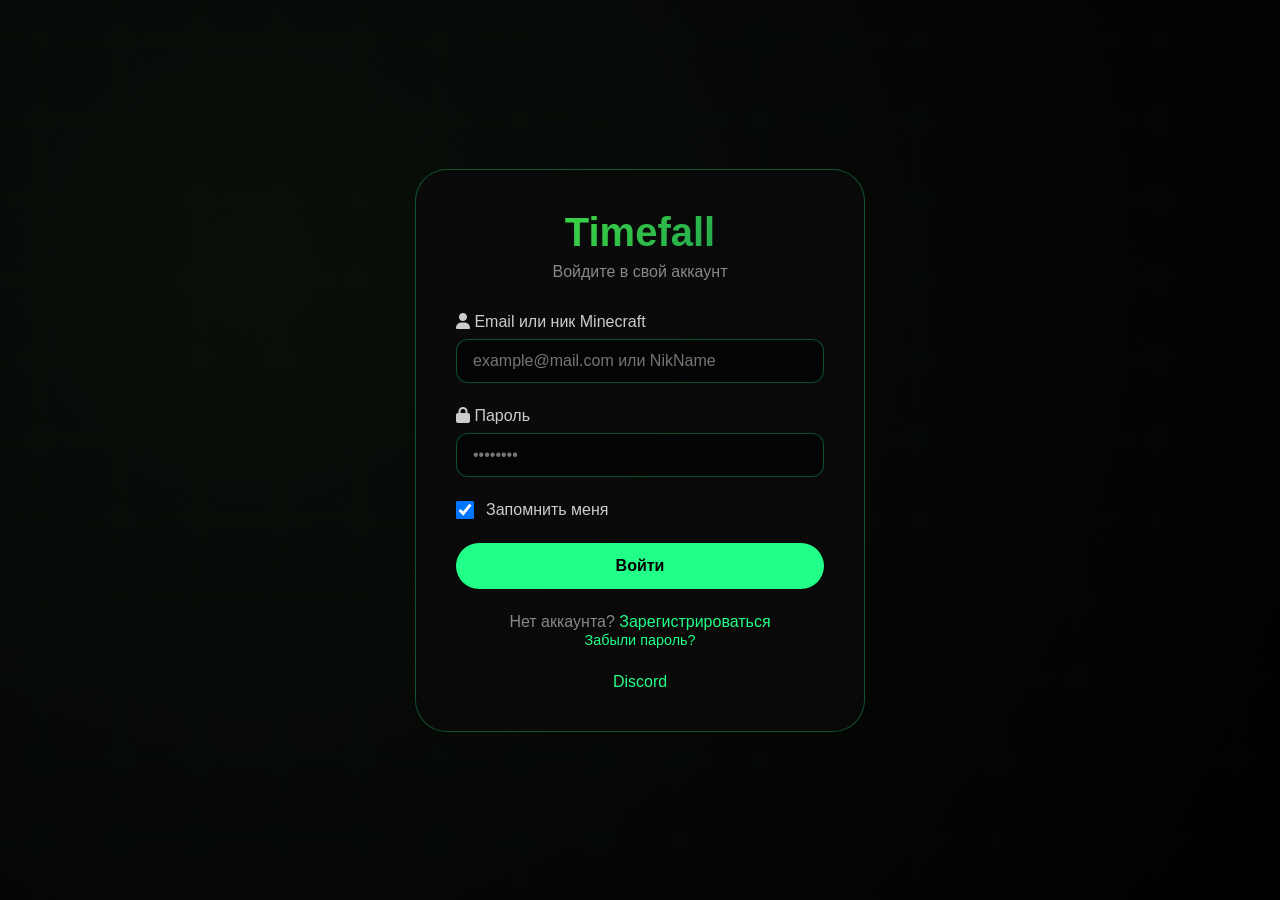
<file: login.html>
<!DOCTYPE html>
<html lang="ru">
<head>
    <meta charset="UTF-8">
    <meta name="viewport" content="width=device-width, initial-scale=1.0">
    <title>Вход — Timefall
    </title>
    <link href="https://fonts.googleapis.com/css2?family=Montserrat:wght@400;500;600;700&family=Unbounded:wght@400;600;700&display=swap" rel="stylesheet">
    <link rel="stylesheet" href="https://cdnjs.cloudflare.com/ajax/libs/font-awesome/6.0.0-beta3/css/all.min.css">
    <style>
        * {
            margin: 0;
            padding: 0;
            box-sizing: border-box;
        }

        body {
            font-family: 'Inter', sans-serif;
            background: #050505;
            color: #fff;
            min-height: 100vh;
            display: flex;
            align-items: center;
            justify-content: center;
        }

        /* Тот же фон, что и в твоём CSS */
        .glass-bg {
            position: fixed;
            top: 0;
            left: 0;
            width: 100%;
            height: 100%;
            z-index: -2;
            background: radial-gradient(circle at 20% 30%, #0a0f0a, #000000);
        }

        .glass-bg::after {
            content: "";
            position: absolute;
            width: 100%;
            height: 100%;
            background-image: url('data:image/svg+xml;utf8,<svg xmlns="http://www.w3.org/2000/svg" viewBox="0 0 800 800" opacity="0.1"><path fill="none" stroke="%2322ff88" stroke-width="0.8" d="M0 400 L800 400 M400 0 L400 800 M200 200 L600 600 M200 600 L600 200"/><circle cx="400" cy="400" r="100" stroke="%2322ff88" fill="none"/></svg>');
            background-repeat: repeat;
            background-size: 80px;
            animation: slowMove 40s linear infinite;
        }

        @keyframes slowMove {
            0% { background-position: 0 0; }
            100% { background-position: 200px 200px; }
        }

        .auth-container {
            background: rgba(10, 10, 10, 0.7);
            backdrop-filter: blur(20px);
            border-radius: 32px;
            border: 1px solid rgba(34, 255, 136, 0.3);
            padding: 2.5rem;
            width: 100%;
            max-width: 450px;
            margin: 2rem;
            animation: fadeSlideUp 0.5s ease-out;
        }

        @keyframes fadeSlideUp {
            from {
                opacity: 0;
                transform: translateY(20px);
            }
            to {
                opacity: 1;
                transform: translateY(0);
            }
        }

        .logo {
            text-align: center;
            margin-bottom: 2rem;
        }

        .logo h1 {
            font-size: 2.5rem;
            background: linear-gradient(135deg, #47eb41, #199151);
            -webkit-background-clip: text;
            background-clip: text;
            color: transparent;
        }

        .logo p {
            color: #888;
            margin-top: 0.5rem;
        }

        .form-group {
            margin-bottom: 1.5rem;
        }

        label {
            display: block;
            margin-bottom: 0.5rem;
            color: #ccc;
            font-weight: 500;
        }

        input {
            width: 100%;
            padding: 12px 16px;
            background: rgba(0, 0, 0, 0.5);
            border: 1px solid rgba(34, 255, 136, 0.3);
            border-radius: 12px;
            color: #fff;
            font-size: 1rem;
            font-family: inherit;
            transition: all 0.2s;
        }

        input:focus {
            outline: none;
            border-color: #22ff88;
            box-shadow: 0 0 8px rgba(34, 255, 136, 0.3);
        }

        .checkbox-group {
            display: flex;
            align-items: center;
            gap: 0.75rem;
            margin-bottom: 1.5rem;
        }

        .checkbox-group input {
            width: auto;
            width: 18px;
            height: 18px;
        }

        .checkbox-group label {
            margin-bottom: 0;
            cursor: pointer;
        }

        .btn-green {
            width: 100%;
            background: #22ff88;
            border: none;
            color: #000;
            font-weight: bold;
            padding: 14px;
            border-radius: 40px;
            cursor: pointer;
            font-size: 1rem;
            font-family: inherit;
            transition: 0.2s;
        }

        .btn-green:hover {
            background: #00cc66;
            transform: scale(1.02);
            box-shadow: 0 0 12px #22ff88;
        }

        .auth-footer {
            text-align: center;
            margin-top: 1.5rem;
            color: #888;
        }

        .auth-footer a {
            color: #22ff88;
            text-decoration: none;
        }

        .auth-footer a:hover {
            text-decoration: underline;
        }

        .error-message {
            background: rgba(255, 50, 50, 0.2);
            border: 1px solid #ff4444;
            border-radius: 12px;
            padding: 12px;
            margin-bottom: 1rem;
            color: #ff8888;
            font-size: 0.9rem;
            display: none;
        }

        .error-message.show {
            display: block;
        }
    </style>
</head>
<body>
    <div class="glass-bg"></div>
    
    <div class="auth-container">
        <div class="logo">
            <h1>Timefall</h1>
            <p>Войдите в свой аккаунт</p>
        </div>

        <div class="error-message" id="errorMessage"></div>

        <form id="loginForm">
            <div class="form-group">
                <label><i class="fas fa-user"></i> Email или ник Minecraft</label>
                <input type="text" id="login" placeholder="example@mail.com или NikName" required>
            </div>

            <div class="form-group">
                <label><i class="fas fa-lock"></i> Пароль</label>
                <input type="password" id="password" placeholder="••••••••" required>
            </div>

            <div class="checkbox-group">
                <input type="checkbox" id="remember" checked>
                <label for="remember">Запомнить меня</label>
            </div>

            <button type="submit" class="btn-green">Войти</button>
        </form>

        <div class="auth-footer">
            Нет аккаунта? <a href="register.html">Зарегистрироваться</a><br>
            <a href="forgot-password.html" style="font-size: 0.9rem;">Забыли пароль?</a>
        </div>
        <div class="auth-footer">
            <a href="https://discord.gg/eTc57RuKKd">Discord</a>
        </div>
    </div>

    <script>
        // Проверяем, не залогинен ли уже пользователь
        async function checkAuth() {
            try {
                const response = await fetch('/api/check-auth.php');
                const data = await response.json();
                if (data.authenticated) {
                    window.location.href = '/index.html';
                }
            } catch(e) {
                console.error('Ошибка проверки авторизации', e);
            }
        }
        checkAuth();

        const form = document.getElementById('loginForm');
        const errorDiv = document.getElementById('errorMessage');

        form.addEventListener('submit', async (e) => {
            e.preventDefault();
            errorDiv.classList.remove('show');
            
            const login = document.getElementById('login').value;
            const password = document.getElementById('password').value;
            const remember = document.getElementById('remember').checked;

            try {
                const response = await fetch('/api/login.php', {
                    method: 'POST',
                    headers: { 'Content-Type': 'application/json' },
                    credentials: 'include',
                    body: JSON.stringify({ login, password, remember })
                });

                const data = await response.json();

                if (data.success) {
                    window.location.href = '/index.html';
                } else {
                    errorDiv.textContent = data.error || 'Ошибка входа';
                    errorDiv.classList.add('show');
                }
            } catch(err) {
                errorDiv.textContent = 'Ошибка соединения с сервером';
                errorDiv.classList.add('show');
            }
        });
    </script>
</body>
</html>
</file>
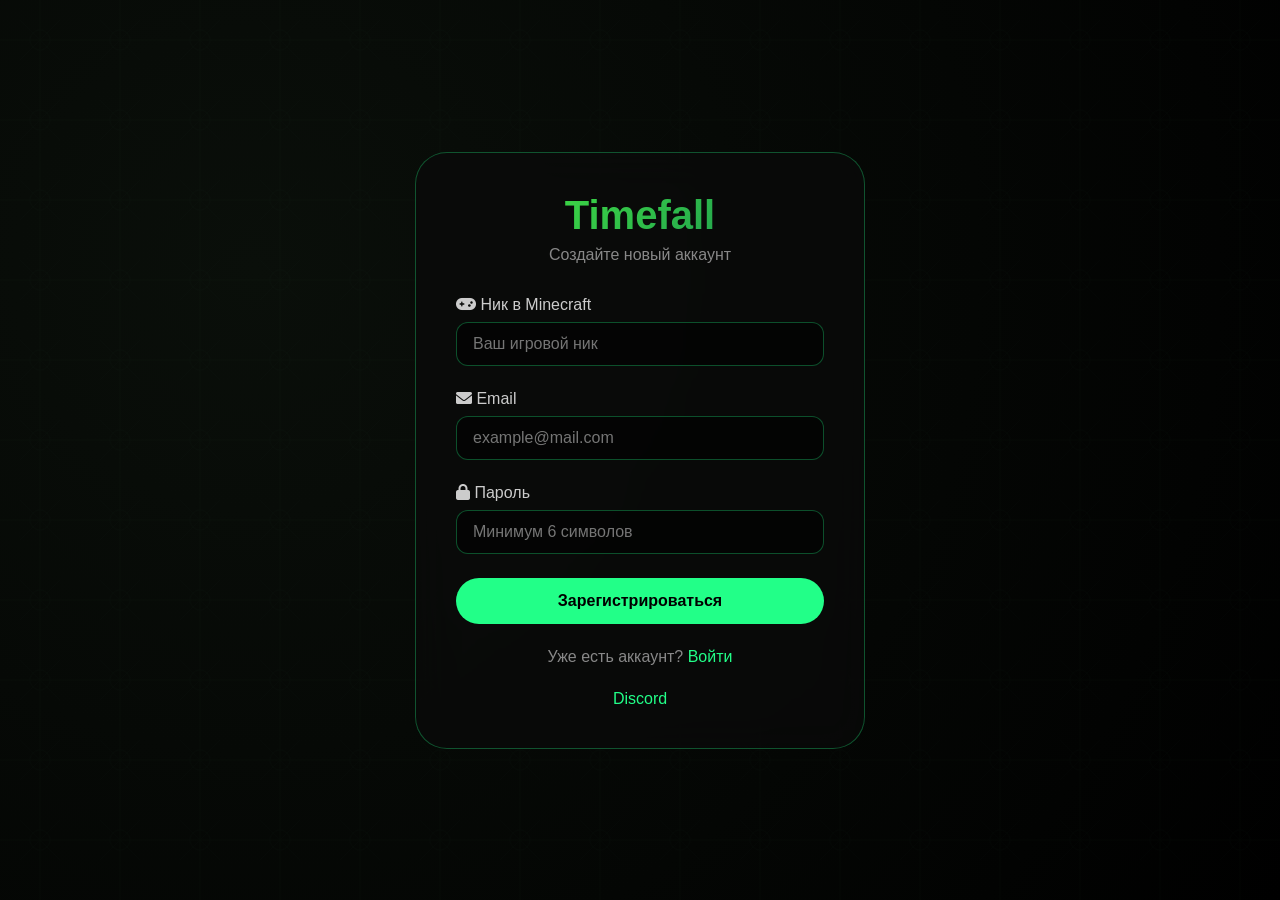
<file: register.html>
<!DOCTYPE html>
<html lang="ru">
<head>
    <meta charset="UTF-8">
    <meta name="viewport" content="width=device-width, initial-scale=1.0">
    <title>Регистрация — Timefall</title>
    <link href="https://fonts.googleapis.com/css2?family=Montserrat:wght@400;500;600;700&family=Unbounded:wght@400;600;700&display=swap" rel="stylesheet">
    <link rel="stylesheet" href="https://cdnjs.cloudflare.com/ajax/libs/font-awesome/6.0.0-beta3/css/all.min.css">
    <style>
        /* Те же стили, что и в login.html, можно скопировать полностью */
        * { margin: 0; padding: 0; box-sizing: border-box; }
        body { font-family: 'Inter', sans-serif; background: #050505; color: #fff; min-height: 100vh; display: flex; align-items: center; justify-content: center; }
        .glass-bg { position: fixed; top: 0; left: 0; width: 100%; height: 100%; z-index: -2; background: radial-gradient(circle at 20% 30%, #0a0f0a, #000000); }
        .glass-bg::after { content: ""; position: absolute; width: 100%; height: 100%; background-image: url('data:image/svg+xml;utf8,<svg xmlns="http://www.w3.org/2000/svg" viewBox="0 0 800 800" opacity="0.1"><path fill="none" stroke="%2322ff88" stroke-width="0.8" d="M0 400 L800 400 M400 0 L400 800 M200 200 L600 600 M200 600 L600 200"/><circle cx="400" cy="400" r="100" stroke="%2322ff88" fill="none"/></svg>'); background-repeat: repeat; background-size: 80px; animation: slowMove 40s linear infinite; }
        @keyframes slowMove { 0% { background-position: 0 0; } 100% { background-position: 200px 200px; } }
        .auth-container { background: rgba(10, 10, 10, 0.7); backdrop-filter: blur(20px); border-radius: 32px; border: 1px solid rgba(34, 255, 136, 0.3); padding: 2.5rem; width: 100%; max-width: 450px; margin: 2rem; animation: fadeSlideUp 0.5s ease-out; }
        @keyframes fadeSlideUp { from { opacity: 0; transform: translateY(20px); } to { opacity: 1; transform: translateY(0); } }
        .logo { text-align: center; margin-bottom: 2rem; }
        .logo h1 { font-size: 2.5rem; background: linear-gradient(135deg, #47eb41, #199151); -webkit-background-clip: text; background-clip: text; color: transparent; }
        .logo p { color: #888; margin-top: 0.5rem; }
        .form-group { margin-bottom: 1.5rem; }
        label { display: block; margin-bottom: 0.5rem; color: #ccc; font-weight: 500; }
        input { width: 100%; padding: 12px 16px; background: rgba(0, 0, 0, 0.5); border: 1px solid rgba(34, 255, 136, 0.3); border-radius: 12px; color: #fff; font-size: 1rem; font-family: inherit; transition: all 0.2s; }
        input:focus { outline: none; border-color: #22ff88; box-shadow: 0 0 8px rgba(34, 255, 136, 0.3); }
        .btn-green { width: 100%; background: #22ff88; border: none; color: #000; font-weight: bold; padding: 14px; border-radius: 40px; cursor: pointer; font-size: 1rem; font-family: inherit; transition: 0.2s; }
        .btn-green:hover { background: #00cc66; transform: scale(1.02); box-shadow: 0 0 12px #22ff88; }
        .auth-footer { text-align: center; margin-top: 1.5rem; color: #888; }
        .auth-footer a { color: #22ff88; text-decoration: none; }
        .auth-footer a:hover { text-decoration: underline; }
        .error-message { background: rgba(255, 50, 50, 0.2); border: 1px solid #ff4444; border-radius: 12px; padding: 12px; margin-bottom: 1rem; color: #ff8888; font-size: 0.9rem; display: none; }
        .error-message.show { display: block; }
        .success-message { background: rgba(34, 255, 136, 0.2); border: 1px solid #22ff88; border-radius: 12px; padding: 12px; margin-bottom: 1rem; color: #22ff88; font-size: 0.9rem; display: none; }
        .success-message.show { display: block; }
    </style>
</head>
<body>
    <div class="glass-bg"></div>
    
    <div class="auth-container">
        <div class="logo">
            <h1>Timefall</h1>
            <p>Создайте новый аккаунт</p>
        </div>

        <div class="error-message" id="errorMessage"></div>
        <div class="success-message" id="successMessage"></div>

        <form id="registerForm">
            <div class="form-group">
                <label><i class="fas fa-gamepad"></i> Ник в Minecraft</label>
                <input type="text" id="minecraft_nick" placeholder="Ваш игровой ник" required>
            </div>

            <div class="form-group">
                <label><i class="fas fa-envelope"></i> Email</label>
                <input type="email" id="email" placeholder="example@mail.com" required>
            </div>

            <div class="form-group">
                <label><i class="fas fa-lock"></i> Пароль</label>
                <input type="password" id="password" placeholder="Минимум 6 символов" required>
            </div>

            <button type="submit" class="btn-green">Зарегистрироваться</button>
        </form>

        <div class="auth-footer">
            Уже есть аккаунт? <a href="login.html">Войти</a>
        </div>
        
        <div class="auth-footer">
            <a href="https://discord.gg/eTc57RuKKd">Discord</a>
        </div>
    </div>

    <script>
        // Проверяем, не залогинен ли уже
        async function checkAuth() {
            try {
                const response = await fetch('/api/check-auth.php');
                const data = await response.json();
                if (data.authenticated) {
                    window.location.href = '/index.html';
                }
            } catch(e) {}
        }
        checkAuth();
    
        const form = document.getElementById('registerForm');
        const errorDiv = document.getElementById('errorMessage');
        const successDiv = document.getElementById('successMessage');
    
        form.addEventListener('submit', async (e) => {
            e.preventDefault();
            errorDiv.classList.remove('show');
            successDiv.classList.remove('show');
            
            const minecraft_nick = document.getElementById('minecraft_nick').value.trim();
            const email = document.getElementById('email').value.trim();
            const password = document.getElementById('password').value;
    
            try {
                const response = await fetch('/api/register.php', {
                    method: 'POST',
                    headers: { 'Content-Type': 'application/json' },
                    credentials: 'include',
                    body: JSON.stringify({ minecraft_nick, email, password })
                });
    
                const data = await response.json();
    
                if (data.success) {
                    if (data.require_verification) {
                        // Показываем сообщение о необходимости подтвердить почту
                        successDiv.textContent = data.message;
                        successDiv.classList.add('show');
                        form.style.display = 'none'; // Скрываем форму
                    } else {
                        // Обычная регистрация без верификации
                        successDiv.textContent = 'Регистрация успешна! Перенаправление...';
                        successDiv.classList.add('show');
                        setTimeout(() => {
                            window.location.href = '/index.html';
                        }, 1500);
                    }
                } else {
                    errorDiv.textContent = data.error || 'Ошибка регистрации';
                    errorDiv.classList.add('show');
                }
            } catch(err) {
                errorDiv.textContent = 'Ошибка соединения с сервером';
                errorDiv.classList.add('show');
            }
        });
    </script>
</body>
</html>
</file>
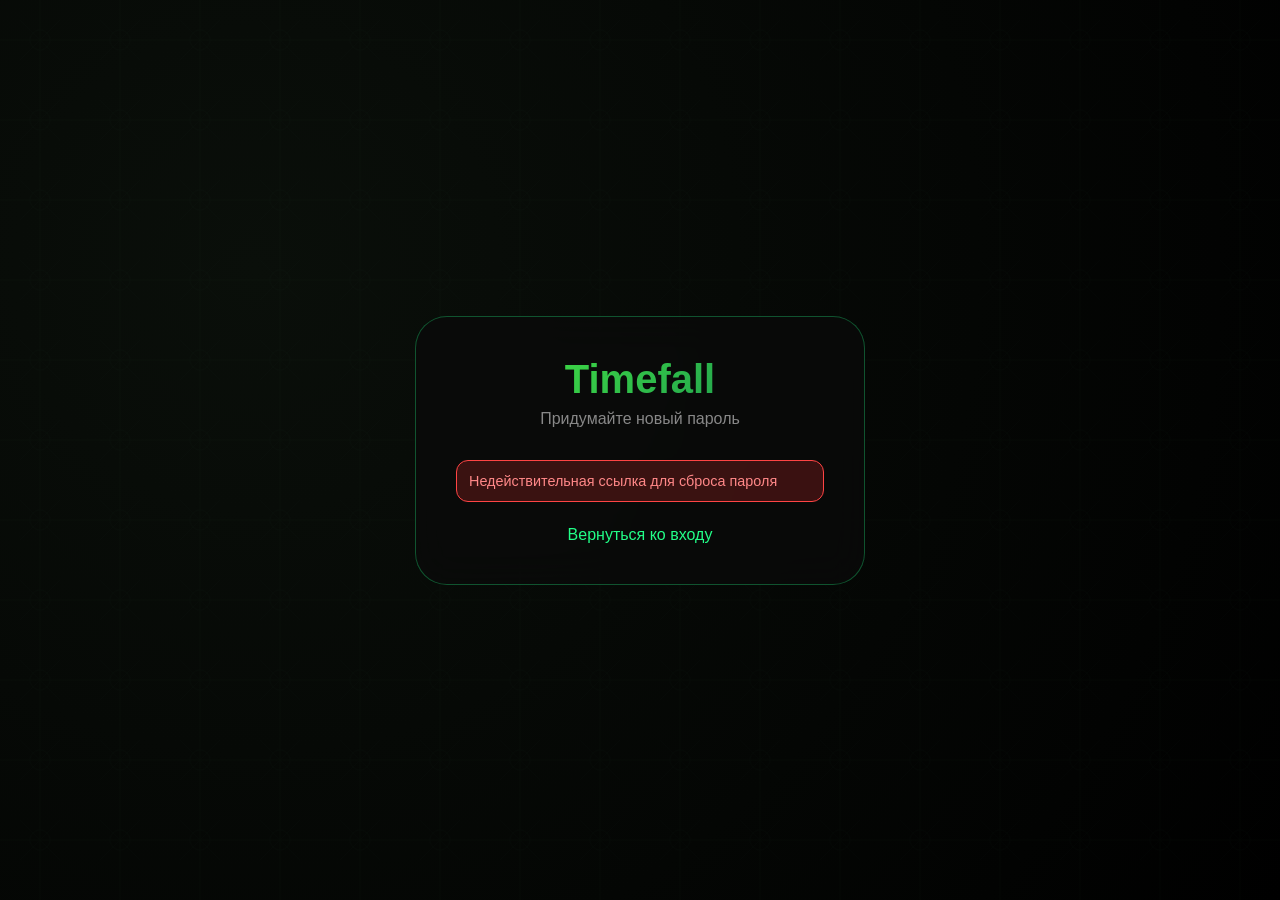
<file: reset-password.html>
<!DOCTYPE html>
<html lang="ru">
<head>
    <meta charset="UTF-8">
    <meta name="viewport" content="width=device-width, initial-scale=1.0">
    <title>Новый пароль — Timefall</title>
    <link href="https://fonts.googleapis.com/css2?family=Montserrat:wght@400;500;600;700&family=Unbounded:wght@400;600;700&display=swap" rel="stylesheet">
    <link rel="stylesheet" href="https://cdnjs.cloudflare.com/ajax/libs/font-awesome/6.0.0-beta3/css/all.min.css">
    <style>
        * { margin: 0; padding: 0; box-sizing: border-box; }
        body { font-family: 'Inter', sans-serif; background: #050505; color: #fff; min-height: 100vh; display: flex; align-items: center; justify-content: center; }
        .glass-bg { position: fixed; top: 0; left: 0; width: 100%; height: 100%; z-index: -2; background: radial-gradient(circle at 20% 30%, #0a0f0a, #000000); }
        .glass-bg::after { content: ""; position: absolute; width: 100%; height: 100%; background-image: url('data:image/svg+xml;utf8,<svg xmlns="http://www.w3.org/2000/svg" viewBox="0 0 800 800" opacity="0.1"><path fill="none" stroke="%2322ff88" stroke-width="0.8" d="M0 400 L800 400 M400 0 L400 800 M200 200 L600 600 M200 600 L600 200"/><circle cx="400" cy="400" r="100" stroke="%2322ff88" fill="none"/></svg>'); background-repeat: repeat; background-size: 80px; animation: slowMove 40s linear infinite; }
        @keyframes slowMove { 0% { background-position: 0 0; } 100% { background-position: 200px 200px; } }
        .auth-container { background: rgba(10, 10, 10, 0.7); backdrop-filter: blur(20px); border-radius: 32px; border: 1px solid rgba(34, 255, 136, 0.3); padding: 2.5rem; width: 100%; max-width: 450px; margin: 2rem; animation: fadeSlideUp 0.5s ease-out; }
        @keyframes fadeSlideUp { from { opacity: 0; transform: translateY(20px); } to { opacity: 1; transform: translateY(0); } }
        .logo { text-align: center; margin-bottom: 2rem; }
        .logo h1 { font-size: 2.5rem; background: linear-gradient(135deg, #47eb41, #199151); -webkit-background-clip: text; background-clip: text; color: transparent; }
        .logo p { color: #888; margin-top: 0.5rem; }
        .form-group { margin-bottom: 1.5rem; }
        label { display: block; margin-bottom: 0.5rem; color: #ccc; font-weight: 500; }
        input { width: 100%; padding: 12px 16px; background: rgba(0, 0, 0, 0.5); border: 1px solid rgba(34, 255, 136, 0.3); border-radius: 12px; color: #fff; font-size: 1rem; font-family: inherit; transition: all 0.2s; }
        input:focus { outline: none; border-color: #22ff88; box-shadow: 0 0 8px rgba(34, 255, 136, 0.3); }
        .btn-green { width: 100%; background: #22ff88; border: none; color: #000; font-weight: bold; padding: 14px; border-radius: 40px; cursor: pointer; font-size: 1rem; font-family: inherit; transition: 0.2s; }
        .btn-green:hover { background: #00cc66; transform: scale(1.02); box-shadow: 0 0 12px #22ff88; }
        .auth-footer { text-align: center; margin-top: 1.5rem; color: #888; }
        .auth-footer a { color: #22ff88; text-decoration: none; }
        .auth-footer a:hover { text-decoration: underline; }
        .error-message { background: rgba(255, 50, 50, 0.2); border: 1px solid #ff4444; border-radius: 12px; padding: 12px; margin-bottom: 1rem; color: #ff8888; font-size: 0.9rem; display: none; }
        .error-message.show { display: block; }
        .success-message { background: rgba(34, 255, 136, 0.2); border: 1px solid #22ff88; border-radius: 12px; padding: 12px; margin-bottom: 1rem; color: #22ff88; font-size: 0.9rem; display: none; }
        .success-message.show { display: block; }
    </style>
</head>
<body>
    <div class="glass-bg"></div>
    
    <div class="auth-container">
        <div class="logo">
            <h1>Timefall</h1>
            <p>Придумайте новый пароль</p>
        </div>

        <div class="error-message" id="errorMessage"></div>
        <div class="success-message" id="successMessage"></div>

        <form id="resetForm">
            <div class="form-group">
                <label><i class="fas fa-lock"></i> Новый пароль</label>
                <input type="password" id="password" placeholder="Минимум 6 символов" required>
            </div>

            <div class="form-group">
                <label><i class="fas fa-lock"></i> Повторите пароль</label>
                <input type="password" id="password_confirm" placeholder="••••••••" required>
            </div>

            <button type="submit" class="btn-green">Сменить пароль</button>
        </form>

        <div class="auth-footer">
            <a href="login.html">Вернуться ко входу</a>
        </div>
    </div>

    <script>
        // Получаем токен из URL
        const params = new URLSearchParams(window.location.search);
        const token = params.get('token');

        if (!token) {
            document.getElementById('errorMessage').textContent = 'Недействительная ссылка для сброса пароля';
            document.getElementById('errorMessage').classList.add('show');
            document.getElementById('resetForm').style.display = 'none';
        }

        const form = document.getElementById('resetForm');
        const errorDiv = document.getElementById('errorMessage');
        const successDiv = document.getElementById('successMessage');

        form.addEventListener('submit', async (e) => {
            e.preventDefault();
            errorDiv.classList.remove('show');
            successDiv.classList.remove('show');
            
            const password = document.getElementById('password').value;
            const password_confirm = document.getElementById('password_confirm').value;

            if (password !== password_confirm) {
                errorDiv.textContent = 'Пароли не совпадают';
                errorDiv.classList.add('show');
                return;
            }

            if (password.length < 6) {
                errorDiv.textContent = 'Пароль должен быть минимум 6 символов';
                errorDiv.classList.add('show');
                return;
            }

            try {
                const response = await fetch('/api/reset-password.php', {
                    method: 'POST',
                    headers: { 'Content-Type': 'application/json' },
                    body: JSON.stringify({ token, password })
                });

                const data = await response.json();

                if (data.success) {
                    successDiv.textContent = data.message;
                    successDiv.classList.add('show');
                    form.style.display = 'none';
                    setTimeout(() => {
                        window.location.href = '/login.html';
                    }, 2000);
                } else {
                    errorDiv.textContent = data.error || 'Ошибка смены пароля';
                    errorDiv.classList.add('show');
                }
            } catch(err) {
                errorDiv.textContent = 'Ошибка соединения с сервером';
                errorDiv.classList.add('show');
            }
        });
    </script>
</body>
</html>
</file>
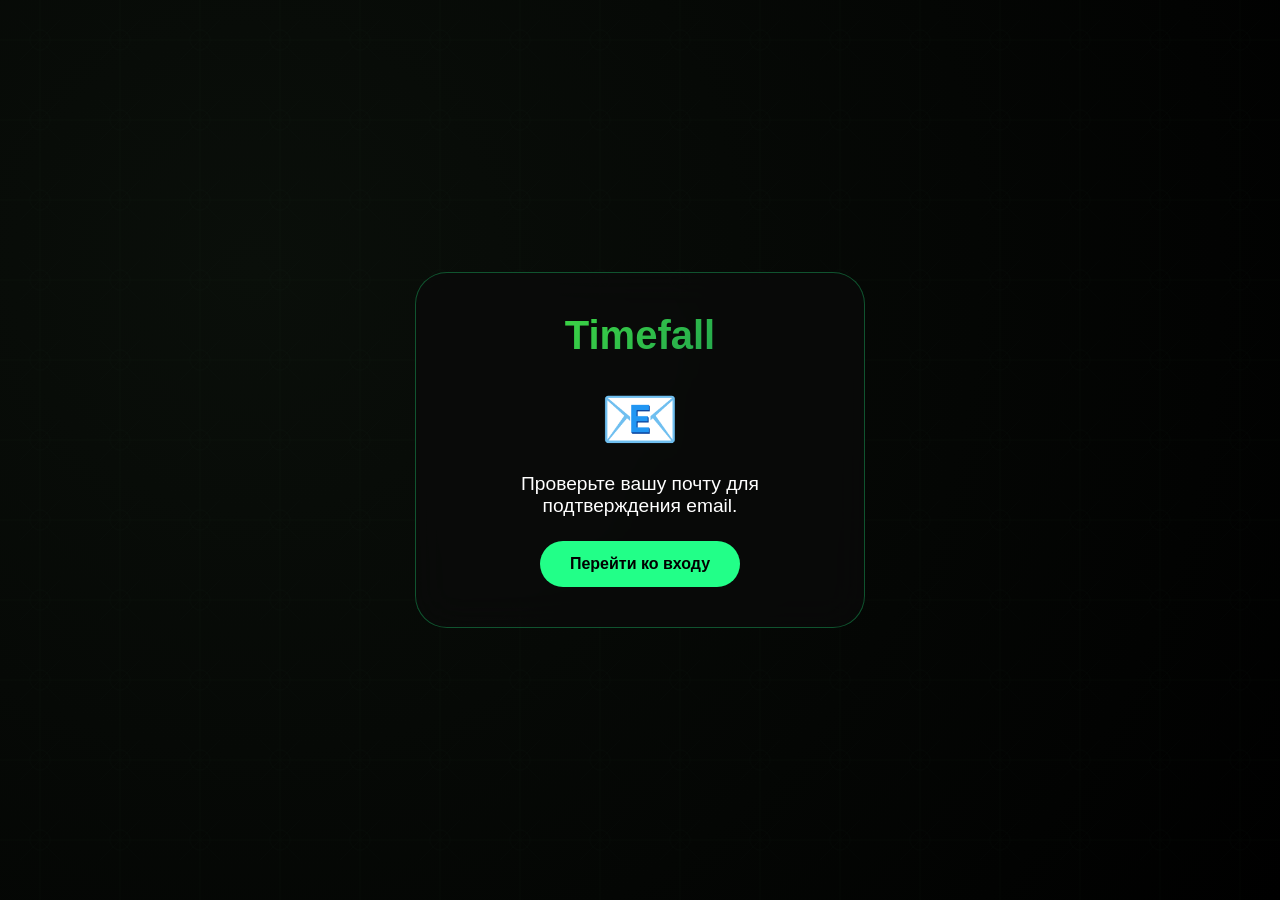
<file: verify-email.html>
<!DOCTYPE html>
<html lang="ru">
<head>
    <meta charset="UTF-8">
    <meta name="viewport" content="width=device-width, initial-scale=1.0">
    <title>Подтверждение email — Timefall</title>
    <link href="https://fonts.googleapis.com/css2?family=Montserrat:wght@400;500;600;700&family=Unbounded:wght@400;600;700&display=swap" rel="stylesheet">
    <style>
        * { margin: 0; padding: 0; box-sizing: border-box; }
        body { font-family: 'Inter', sans-serif; background: #050505; color: #fff; min-height: 100vh; display: flex; align-items: center; justify-content: center; }
        .glass-bg { position: fixed; top: 0; left: 0; width: 100%; height: 100%; z-index: -2; background: radial-gradient(circle at 20% 30%, #0a0f0a, #000000); }
        .glass-bg::after { content: ""; position: absolute; width: 100%; height: 100%; background-image: url('data:image/svg+xml;utf8,<svg xmlns="http://www.w3.org/2000/svg" viewBox="0 0 800 800" opacity="0.1"><path fill="none" stroke="%2322ff88" stroke-width="0.8" d="M0 400 L800 400 M400 0 L400 800 M200 200 L600 600 M200 600 L600 200"/><circle cx="400" cy="400" r="100" stroke="%2322ff88" fill="none"/></svg>'); background-repeat: repeat; background-size: 80px; animation: slowMove 40s linear infinite; }
        @keyframes slowMove { 0% { background-position: 0 0; } 100% { background-position: 200px 200px; } }
        .auth-container { background: rgba(10, 10, 10, 0.7); backdrop-filter: blur(20px); border-radius: 32px; border: 1px solid rgba(34, 255, 136, 0.3); padding: 2.5rem; width: 100%; max-width: 450px; margin: 2rem; text-align: center; animation: fadeSlideUp 0.5s ease-out; }
        @keyframes fadeSlideUp { from { opacity: 0; transform: translateY(20px); } to { opacity: 1; transform: translateY(0); } }
        .logo h1 { font-size: 2.5rem; background: linear-gradient(135deg, #47eb41, #199151); -webkit-background-clip: text; background-clip: text; color: transparent; margin-bottom: 1.5rem; }
        .icon { font-size: 4rem; margin-bottom: 1rem; }
        .success { color: #22ff88; }
        .error { color: #ff4444; }
        .message { font-size: 1.2rem; margin-bottom: 1.5rem; }
        .btn-green { display: inline-block; background: #22ff88; border: none; color: #000; font-weight: bold; padding: 14px 30px; border-radius: 40px; cursor: pointer; font-size: 1rem; text-decoration: none; font-family: inherit; transition: 0.2s; }
        .btn-green:hover { background: #00cc66; transform: scale(1.02); box-shadow: 0 0 12px #22ff88; }
    </style>
</head>
<body>
    <div class="glass-bg"></div>
    
    <div class="auth-container">
        <div class="logo">
            <h1>Timefall</h1>
        </div>
        
        <div id="content">
            <div class="icon" id="icon"></div>
            <div class="message" id="message"></div>
            <a href="/login.html" class="btn-green">Перейти ко входу</a>
        </div>
    </div>

    <script>
        // Получаем статус из URL
        const params = new URLSearchParams(window.location.search);
        const status = params.get('status');
        const errorMessage = params.get('message') || '';
        const icon = document.getElementById('icon');
        const message = document.getElementById('message');

        if (status === 'success') {
            icon.innerHTML = '✅';
            icon.className = 'icon success';
            message.textContent = 'Email успешно подтверждён! Теперь вы можете войти в свой аккаунт.';
            message.className = 'message success';
        } else if (status === 'error') {
            icon.innerHTML = '❌';
            icon.className = 'icon error';
            message.textContent = errorMessage || 'Ошибка подтверждения. Возможно, ссылка недействительна или уже использована.';
            message.className = 'message error';
        } else {
            // Если параметров нет — пробуем подтвердить
            const token = params.get('token');
            if (token) {
                // Отправляем запрос на подтверждение
                fetch('/api/verify-email.php?token=' + token)
                    .then(() => {
                        // Редирект сделает сервер, но на всякий случай
                        icon.innerHTML = '✅';
                        icon.className = 'icon success';
                        message.textContent = 'Email успешно подтверждён! Теперь вы можете войти.';
                        message.className = 'message success';
                    })
                    .catch(() => {
                        icon.innerHTML = '❌';
                        icon.className = 'icon error';
                        message.textContent = 'Ошибка подтверждения. Попробуйте позже.';
                        message.className = 'message error';
                    });
            } else {
                icon.innerHTML = '📧';
                icon.className = 'icon';
                message.textContent = 'Проверьте вашу почту для подтверждения email.';
                message.className = 'message';
            }
        }
    </script>
</body>
</html>
</file>
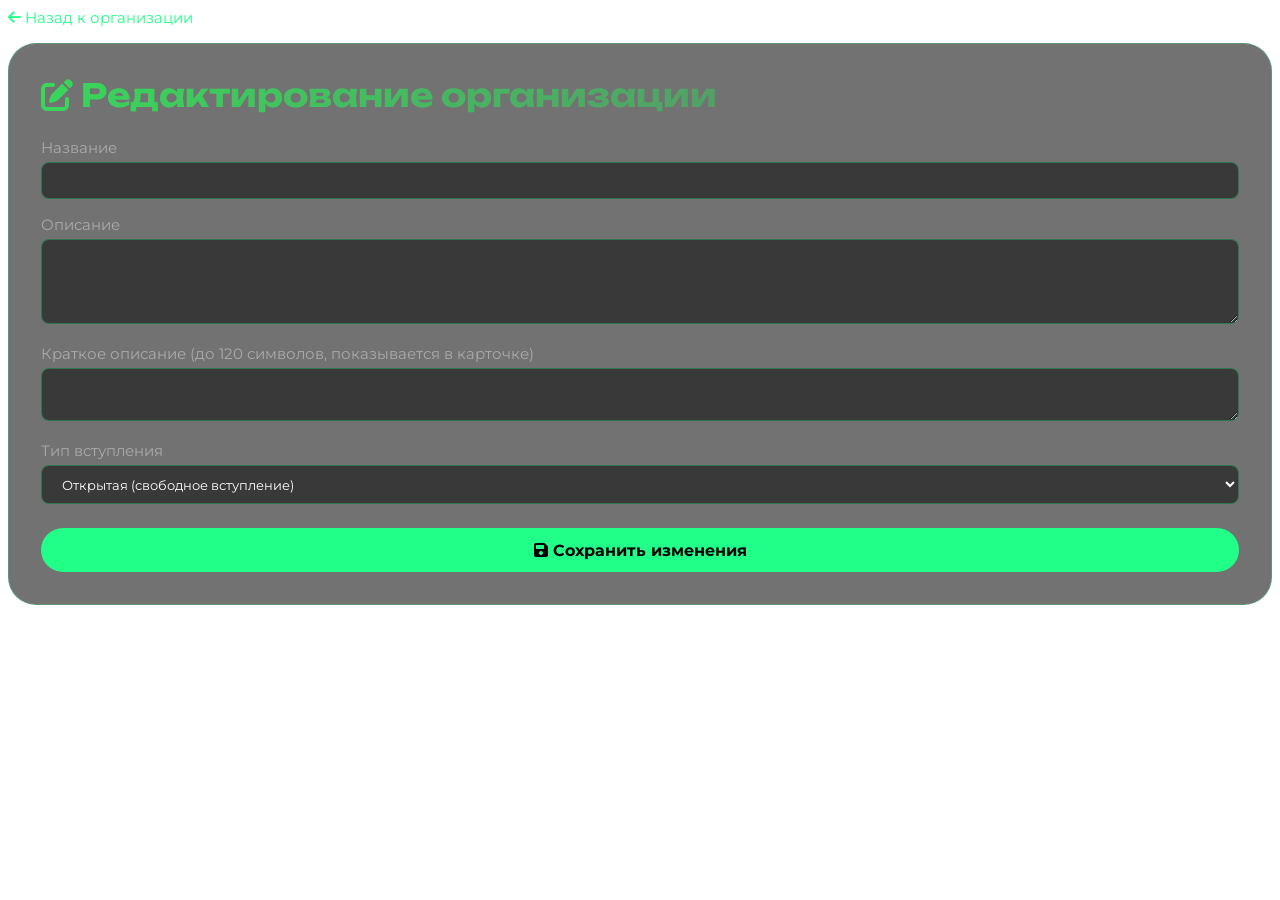
<file: pages/organization-edit.html>
<!DOCTYPE html>
<html lang="ru">
<head>
    <meta charset="UTF-8">
    <title>Редактирование организации | Timefall</title>
    <link rel="stylesheet" href="https://cdnjs.cloudflare.com/ajax/libs/font-awesome/6.0.0-beta3/css/all.min.css">
    <link href="https://fonts.googleapis.com/css2?family=Montserrat:wght@400;500;600;700&family=Unbounded:wght@400;600;700&display=swap" rel="stylesheet">
    <link rel="stylesheet" href="../style.css">
    <script src="../js/banner-builder.js"></script>
</head>
<body style="background: transparent; overflow-y: auto; padding: 0;">
<div class="page-content">
    <div style="margin-bottom: 1rem;">
        <a id="backLink" href="#" style="color: #22ff88; text-decoration: none;">
            <i class="fas fa-arrow-left"></i> Назад к организации
        </a>
    </div>
    <div class="glass-card">
        <h1><i class="fas fa-edit"></i> Редактирование организации</h1>
        <div id="bannerBuilderContainer"></div>
        <div style="margin-top: 1.5rem;">
            <label style="display: block; margin-bottom: 0.3rem; color: #aaa;">Название</label>
            <input type="text" id="orgName" maxlength="25" required style="width:100%; background:rgba(0,0,0,0.5); border:1px solid rgba(34,255,136,0.3); border-radius:8px; padding:0.6rem 1rem; color:#fff;">
        </div>
        <div style="margin-top:1rem;">
            <label style="display: block; margin-bottom: 0.3rem; color: #aaa;">Описание</label>
            <textarea id="orgDesc" rows="4" style="width:100%; background:rgba(0,0,0,0.5); border:1px solid rgba(34,255,136,0.3); border-radius:8px; padding:0.6rem 1rem; color:#fff; resize:vertical;"></textarea>
        </div>
        <div class="form-group" style="margin-top:1rem;">
            <label style="display: block; margin-bottom: 0.3rem; color: #aaa;">Краткое описание (до 120 символов, показывается в карточке)</label>
            <textarea id="orgShortDesc" maxlength="120" rows="2" style="width:100%; background:rgba(0,0,0,0.5); border:1px solid rgba(34,255,136,0.3); border-radius:8px; padding:0.6rem 1rem; color:#fff; resize:vertical; font-family: Montserrat, sans-serif;"></textarea>
        </div>
        <div style="margin-top:1rem;">
            <label style="display: block; margin-bottom: 0.3rem; color: #aaa;">Тип вступления</label>
            <select id="joinType" style="width:100%; background:rgba(0,0,0,0.5); border:1px solid rgba(34,255,136,0.3); border-radius:8px; padding:0.6rem 1rem; color:#fff;">
                <option value="open">Открытая (свободное вступление)</option>
                <option value="request">По заявкам</option>
            </select>
        </div>
        <button id="submitBtn" class="btn-green" style="width:100%; margin-top:1.5rem;">
            <i class="fas fa-save"></i> Сохранить изменения
        </button>
    </div>
</div>

<script>
const urlParams = new URLSearchParams(window.location.search);
const orgId = urlParams.get('id');
let builder;

// Ссылка "Назад" должна вести на страницу организации
document.getElementById('backLink').href = `/pages/organization.html?id=${orgId}`;

async function loadData() {
    try {
        const resp = await fetch(`/api/organizations.php?action=get&id=${orgId}`, { credentials: 'include' });
        const data = await resp.json();
        if (!data.success || !data.userStatus.is_owner) {
            alert('Нет доступа');
            window.location.href = '/pages/organizations.html';
            return;
        }
        const org = data.organization;
        document.getElementById('orgName').value = org.name;
        document.getElementById('orgDesc').value = org.description || '';
        document.getElementById('orgShortDesc').value = org.short_description || '';
        document.getElementById('joinType').value = org.join_type;

        // Передаём в конструктор данные: baseColor и массив слоёв
        const initData = {
            banner_base_color: org.banner_base_color,
            banner_patterns: org.banner_patterns ? JSON.parse(org.banner_patterns) : []
        };
        builder = initBannerBuilder('bannerBuilderContainer', initData);
    } catch(e) {
        console.error(e);
    }
}

document.addEventListener('DOMContentLoaded', loadData);

document.getElementById('submitBtn').addEventListener('click', async () => {
    const name = document.getElementById('orgName').value.trim();
    if (!name || name.length < 2) { alert('Название должно быть от 2 символов'); return; }

    const d = builder.getData();
    d.action = 'update';
    d.id = orgId;
    d.name = name;
    d.description = document.getElementById('orgDesc').value.trim();
    d.short_description = document.getElementById('orgShortDesc').value.trim();
    d.join_type = document.getElementById('joinType').value;

    const resp = await fetch('/api/organizations.php', {
        method: 'POST',
        headers: { 'Content-Type': 'application/json' },
        credentials: 'include',
        body: JSON.stringify(d)
    });
    const res = await resp.json();
    if (res.success) {
        window.location.href = `/pages/organization.html?id=${orgId}`;
    } else {
        alert(res.error || 'Ошибка при сохранении');
    }
});
</script>
</body>
</html>
</file>
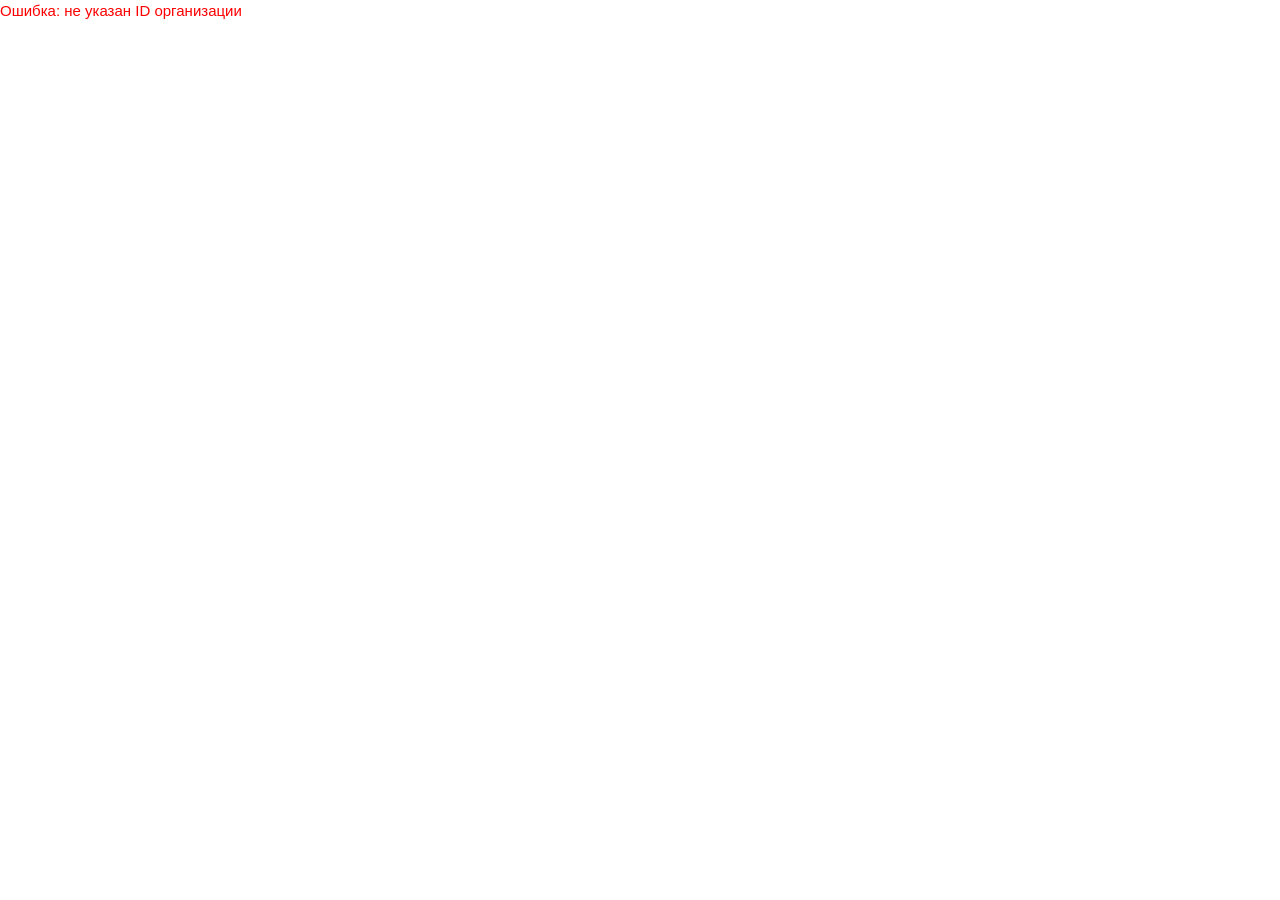
<file: pages/organization.html>
<!DOCTYPE html>
<html lang="ru">
<head>
    <meta charset="UTF-8">
    <title>Организация | Timefall</title>
    <link rel="stylesheet" href="../style.css">
    <link rel="stylesheet" href="https://cdnjs.cloudflare.com/ajax/libs/font-awesome/6.0.0-beta3/css/all.min.css">
    <style>
        /* === НОВЫЙ ДИЗАЙН ОРГАНИЗАЦИИ === */
        .org-layout {
            display: flex;
            gap: 2rem;
            align-items: flex-start;
        }

        /* левая колонка */
        .org-left {
            flex: 0 0 auto;
            display: flex;
            flex-direction: column;
            align-items: center;
            gap: 1rem;
        }

        .org-banner-large {
            height: 340px;         /* почти на всю высоту экрана пользователя */
            width: auto;
            max-width: 200px;
            border-radius: 12px;
            object-fit: contain;
            border: 1px solid rgba(34,255,136,0.3);
            image-rendering: pixelated;
            background: #1a1a1a;
        }

        .org-join-btn {
            width: 100%;
        }

        .org-delete-sm {
            background: transparent;
            border: 1px solid rgba(255,68,68,0.5);
            color: #ff6666;
            padding: 6px 12px;
            border-radius: 8px;
            cursor: pointer;
            font-size: 0.8rem;
            display: flex;
            align-items: center;
            gap: 4px;
            transition: 0.2s;
            white-space: nowrap;
        }
        .org-delete-sm:hover {
            background: rgba(255,68,68,0.1);
            border-color: #ff4444;
        }

        /* правая колонка */
        .org-right {
            flex: 1;
        }

        .org-right h1 {
            margin-bottom: 0.3rem;
        }

        .org-owner {
            color: #22ff88;
            font-weight: 600;
            margin-bottom: 0.8rem;
        }

        .org-description {
            color: #ccc;
            line-height: 1.6;
            margin-bottom: 1.5rem;
        }

        .org-owner-btns {
            display: flex;
            gap: 0.6rem;
            flex-wrap: wrap;
            margin-bottom: 1.5rem;
        }

        .org-owner-btns .btn-green {
            padding: 8px 18px;
            font-size: 0.9rem;
        }

        .member-list {
            display: flex;
            flex-wrap: wrap;
            gap: 0.5rem;
            margin-top: 1rem;
        }
        .member-badge {
            background: rgba(34,255,136,0.1);
            border-radius: 20px;
            padding: 0.4rem 1rem;
            border: 1px solid rgba(34,255,136,0.2);
            display: flex;
            align-items: center;
            gap: 8px;
        }

        .kick-btn {
            background: none;
            border: 1px solid #ff4444;
            color: #ff4444;
            border-radius: 50%;
            width: 22px;
            height: 22px;
            display: flex;
            align-items: center;
            justify-content: center;
            cursor: pointer;
            font-size: 0.7rem;
            margin-left: auto;
            transition: 0.2s;
        }
        .kick-btn:hover {
            background: rgba(255,68,68,0.2);
        }

        /* адаптив */
        @media (max-width: 768px) {
            .org-layout {
                flex-direction: column;
                align-items: center;
            }
            .org-banner-large {
                height: 220px;
            }
        }
    </style>
</head>
<body style="background:transparent; overflow-y:auto; padding:0;">
<div class="page-content">
    <div style="margin-bottom: 1rem;">
        <a href="/pages/organizations.html" style="color:#22ff88; text-decoration:none;">
            <i class="fas fa-arrow-left"></i> Назад к организациям
        </a>
    </div>
    <div class="glass-card" id="orgDetail">
        <!-- Загрузка -->
    </div>
</div>

<script>
const urlParams = new URLSearchParams(window.location.search);
const orgId = urlParams.get('id');
if (!orgId) {
    document.body.innerHTML = '<p style="color:red;">Ошибка: не указан ID организации</p>';
    throw new Error('No orgId');
}

async function load() {
    try {
        const resp = await fetch(`/api/organizations.php?action=get&id=${orgId}`, { credentials: 'include' });
        const data = await resp.json();
        if (!data.success) { alert(data.error); return; }
        render(data);
    } catch(e) { console.error(e); }
}

function render(data) {
    const org = data.organization;
    const members = data.members;
    const userStatus = data.userStatus;
    const isOwner = userStatus.is_owner;

    // Левая колонка: баннер + кнопка удаления (только для владельца)
    let leftHtml = `
        <img src="../${org.banner_image || 'img/default_banner.png'}" class="org-banner-large" alt="Баннер">
    `;
    if (isOwner) {
        leftHtml += `
            <button class="org-delete-sm" onclick="deleteOrg()">
                <i class="fas fa-trash"></i> Удалить
            </button>
        `;
    }

    // Кнопки действий (правая колонка)
    let actionButton = '';
    if (isOwner) {
        // Для владельца кнопки добавляются отдельно ниже
        actionButton = ''; // не используется
    } else if (userStatus.role === 'deputy') {
        actionButton = `
            <button class="btn-green" onclick="manageRequests()"><i class="fas fa-envelope"></i> Заявки</button>
            <button class="btn-green" onclick="manageBlacklist()"><i class="fas fa-ban"></i> Чёрный список</button>
            <button class="btn-logout" onclick="leaveOrg()"><i class="fas fa-sign-out-alt"></i> Покинуть</button>
        `;
    } else if (userStatus.is_member) {
        actionButton = `<button class="btn-logout" onclick="leaveOrg()"><i class="fas fa-sign-out-alt"></i> Покинуть</button>`;
    } else if (userStatus.has_pending_request) {
        actionButton = `<span class="badge">Заявка на рассмотрении</span>`;
    } else if (userStatus.can_join) {
        if (org.join_type === 'open') {
            actionButton = `<button class="btn-green" onclick="joinOrg()"><i class="fas fa-door-open"></i> Вступить</button>`;
        } else {
            actionButton = `<button class="btn-green" onclick="requestJoin()"><i class="fas fa-paper-plane"></i> Подать заявку</button>`;
        }
    } else {
        actionButton = `<span style="color:#aaa;">Вступление недоступно</span>`;
    }

    // Правая колонка: текст + кнопки
    let rightHtml = `
        <h1>${escapeHtml(org.name)}</h1>
        <div class="org-owner"><i class="fas fa-crown"></i> ${escapeHtml(org.owner_nick)}</div>
        <span class="badge" style="margin-bottom:0.8rem; display:inline-block;">${org.join_type === 'open' ? 'Открытая' : 'По заявкам'}</span>
        <div class="org-description">${escapeHtml(org.description || 'Описание отсутствует')}</div>
    `;

    // Кнопки управления
    if (isOwner) {
        rightHtml += `<div class="org-owner-btns">`;
        rightHtml += `<button class="btn-green" onclick="editOrg()"><i class="fas fa-edit"></i> Редактировать</button>`;
        if (org.join_type === 'request') {
            rightHtml += `<button class="btn-green" onclick="manageRequests()"><i class="fas fa-envelope"></i> Заявки</button>`;
        }
        rightHtml += `<button class="btn-green" onclick="transferOwnership()"><i class="fas fa-exchange-alt"></i> Передать</button>`;
        rightHtml += `<button class="btn-green" onclick="manageBlacklist()"><i class="fas fa-ban"></i> Чёрный список</button>`;
        rightHtml += `</div>`;
    } else if (actionButton) {
        rightHtml += `<div class="org-owner-btns">${actionButton}</div>`;
    }

    // Участники
    rightHtml += `
        <h2>Участники (${members.length})</h2>
        <div class="member-list" id="memberListContainer">
            ${members.map(m => `
                <div class="member-badge">
                    <i class="fas fa-${m.role==='owner'?'crown':(m.role==='deputy'?'star':'user')}"></i> ${escapeHtml(m.minecraft_nick)}
                    ${isOwner && m.role !== 'owner' ? `
                        <div style="display:flex; gap:4px; margin-left:auto;">
                            ${m.role === 'deputy'
                                ? `<button class="deputy-btn remove-deputy" data-playerid="${m.user_id}" title="Снять заместителя"><i class="fas fa-user-minus"></i></button>`
                                : `<button class="deputy-btn appoint-deputy" data-playerid="${m.user_id}" title="Назначить заместителем"><i class="fas fa-user-plus"></i></button>`
                            }
                            <button class="kick-btn" data-playerid="${m.user_id}" title="Исключить"><i class="fas fa-times"></i></button>
                        </div>
                    ` : ''}
                </div>
            `).join('')}
        </div>
    `;

    // Собираем всё
    const html = `
        <div class="org-layout">
            <div class="org-left">${leftHtml}</div>
            <div class="org-right">${rightHtml}</div>
        </div>
    `;

    document.getElementById('orgDetail').innerHTML = html;

    // Обработчик клика на кнопки заместителей и исключения
    document.getElementById('orgDetail').addEventListener('click', async function(e) {
        // Кнопки заместителя (назначить/снять)
        const deputyBtn = e.target.closest('.deputy-btn');
        if (deputyBtn) {
            const playerId = deputyBtn.dataset.playerid;
            const playerNick = deputyBtn.closest('.member-badge').innerText.trim();
            const action = deputyBtn.classList.contains('appoint-deputy') ? 'appoint' : 'remove';
            const confirmMsg = action === 'appoint'
                ? `Назначить «${playerNick}» заместителем?`
                : `Снять «${playerNick}» с должности заместителя?`;
            if (!confirm(confirmMsg)) return;
            try {
                const r = await fetch('/api/organizations.php', {
                    method: 'POST',
                    headers: {'Content-Type':'application/json'},
                    credentials: 'include',
                    body: JSON.stringify({
                        action: 'set_deputy',
                        organisation_id: orgId,
                        player_id: playerId,
                        deputy_action: action
                    })
                });
                const d = await r.json();
                if (d.success) {
                    load();
                } else {
                    alert(d.error);
                }
            } catch(e) {
                alert('Ошибка соединения');
            }
            return;
        }

        // Кнопки исключения
        const kickBtn = e.target.closest('.kick-btn');
        if (!kickBtn) return;
        const playerId = kickBtn.dataset.playerid;
        const playerNick = kickBtn.closest('.member-badge').innerText.trim();
        if (!confirm(`Исключить игрока «${playerNick}» из организации?`)) return;
        try {
            const r = await fetch('/api/organizations.php', {
                method: 'POST',
                headers: {'Content-Type':'application/json'},
                credentials: 'include',
                body: JSON.stringify({ action: 'kick', organisation_id: orgId, player_id: playerId })
            });
            const d = await r.json();
            if (d.success) {
                load();
            } else {
                alert(d.error);
            }
        } catch(e) {
            alert('Ошибка соединения');
        }
    });
}

// Функции действий
async function joinOrg() {
    const r = await fetch('/api/organizations.php', {
        method: 'POST', headers: {'Content-Type':'application/json'}, credentials: 'include',
        body: JSON.stringify({action:'join', id:orgId})
    });
    const d = await r.json();
    if(d.success) load(); else alert(d.error);
}
async function requestJoin() {
    const r = await fetch('/api/organizations.php', {
        method: 'POST', headers: {'Content-Type':'application/json'}, credentials: 'include',
        body: JSON.stringify({action:'request', id:orgId})
    });
    const d = await r.json();
    if(d.success) load(); else alert(d.error);
}
async function leaveOrg() {
    if(!confirm('Покинуть организацию?')) return;
    const r = await fetch('/api/organizations.php', {
        method: 'POST', headers: {'Content-Type':'application/json'}, credentials: 'include',
        body: JSON.stringify({action:'leave', id:orgId})
    });
    const d = await r.json();
    if(d.success) window.location.href = '/pages/organizations.html';
    else alert(d.error);
}
async function editOrg() {
    window.location.href = `/pages/organization-edit.html?id=${orgId}`;
}
async function deleteOrg() {
    if(!confirm('Удалить организацию безвозвратно?')) return;
    const r = await fetch('/api/organizations.php', {
        method: 'POST', headers: {'Content-Type':'application/json'}, credentials: 'include',
        body: JSON.stringify({action:'delete', id:orgId})
    });
    const d = await r.json();
    if(d.success) window.location.href = '/pages/organizations.html';
    else alert(d.error);
}

async function manageRequests() {
    const r = await fetch(`/api/organizations.php?action=requests&id=${orgId}`, { credentials: 'include' });
    const d = await r.json();
    if (!d.success) { alert(d.error); return; }
    let html = '<h3>Заявки</h3>';
    if (d.requests.length === 0) html += '<p>Нет заявок.</p>';
    else {
        d.requests.forEach(req => {
            html += `<div style="margin:0.5rem 0; display:flex; justify-content:space-between; align-items:center; background:rgba(0,0,0,0.3); padding:0.5rem; border-radius:8px;">
                <span>${escapeHtml(req.minecraft_nick)}</span>
                <div>
                    <button class="btn-green" style="padding:4px 12px; font-size:0.8rem;" data-accept="${req.id}">Принять</button>
                    <button style="background:transparent; border:1px solid #ff4444; color:#ff4444; padding:4px 12px; border-radius:6px; cursor:pointer; font-size:0.8rem; margin-left:0.3rem;" data-decline="${req.id}">Отклонить</button>
                </div>
            </div>`;
        });
    }

    const modalOverlay = document.createElement('div');
    modalOverlay.className = 'modal-overlay';
    modalOverlay.style.cssText = 'position:fixed;top:0;left:0;width:100%;height:100%;background:rgba(0,0,0,0.7);display:flex;align-items:center;justify-content:center;z-index:9999;';
    modalOverlay.innerHTML = `
        <div class="glass-card" style="min-width:300px;">
            ${html}
            <button class="btn-logout close-modal" style="margin-top:1rem; width:100%;">Закрыть</button>
        </div>`;
    document.body.appendChild(modalOverlay);

    modalOverlay.querySelector('.close-modal').addEventListener('click', () => modalOverlay.remove());
    modalOverlay.addEventListener('click', (e) => { if (e.target === modalOverlay) modalOverlay.remove(); });

    modalOverlay.querySelectorAll('[data-accept]').forEach(btn => {
        btn.addEventListener('click', async () => {
            await acceptReq(btn.dataset.accept, modalOverlay);
        });
    });
    modalOverlay.querySelectorAll('[data-decline]').forEach(btn => {
        btn.addEventListener('click', async () => {
            await declineReq(btn.dataset.decline, modalOverlay);
        });
    });
}

async function transferOwnership() {
    const resp = await fetch(`/api/organizations.php?action=get&id=${orgId}`, { credentials: 'include' });
    const d = await resp.json();
    const members = d.members.filter(m => m.role === 'member');
    if (members.length === 0) { alert('Нет участников для передачи'); return; }
    let html = '<h3>Выберите нового владельца</h3>';
    members.forEach(m => {
        html += `<button class="btn-green" style="margin:0.3rem;" data-newowner="${m.user_id}">${escapeHtml(m.minecraft_nick)}</button>`;
    });
    const modalOverlay = document.createElement('div');
    modalOverlay.className = 'modal-overlay';
    modalOverlay.style.cssText = 'position:fixed;top:0;left:0;width:100%;height:100%;background:rgba(0,0,0,0.7);display:flex;align-items:center;justify-content:center;z-index:9999;';
    modalOverlay.innerHTML = `
        <div class="glass-card">
            ${html}
            <button class="btn-logout close-modal" style="margin-top:1rem;">Отмена</button>
        </div>`;
    document.body.appendChild(modalOverlay);

    modalOverlay.querySelector('.close-modal').addEventListener('click', () => modalOverlay.remove());
    modalOverlay.addEventListener('click', (e) => { if (e.target === modalOverlay) modalOverlay.remove(); });

    modalOverlay.querySelectorAll('[data-newowner]').forEach(btn => {
        btn.addEventListener('click', async () => {
            if (!confirm('Передать владение этому игроку?')) return;
            const r = await fetch('/api/organizations.php', {
                method: 'POST', headers: {'Content-Type':'application/json'}, credentials: 'include',
                body: JSON.stringify({action:'transfer', id:orgId, new_owner_id: btn.dataset.newowner})
            });
            const res = await r.json();
            if (res.success) {
                load();
                modalOverlay.remove();
            } else alert(res.error);
        });
    });
}

async function acceptReq(requestId, modalOverlay) {
    const r = await fetch('/api/organizations.php', {
        method: 'POST', headers: {'Content-Type':'application/json'}, credentials: 'include',
        body: JSON.stringify({ action:'accept_request', request_id: requestId })
    });
    const d = await r.json();
    if (d.success) {
        load();
        modalOverlay.remove();
    } else alert(d.error);
}

async function declineReq(requestId, modalOverlay) {
    const r = await fetch('/api/organizations.php', {
        method: 'POST', headers: {'Content-Type':'application/json'}, credentials: 'include',
        body: JSON.stringify({ action:'decline_request', request_id: requestId })
    });
    const d = await r.json();
    if (d.success) {
        load();
        modalOverlay.remove();
    } else alert(d.error);
}

function escapeHtml(text) {
    const div = document.createElement('div');
    div.textContent = text;
    return div.innerHTML;
}
load();
async function manageBlacklist() {
    // Получаем список
    const r = await fetch(`/api/organizations.php?action=blacklist_list&id=${orgId}`, { credentials: 'include' });
    const d = await r.json();
    if (!d.success) { alert(d.error); return; }

    let html = '<h3>Чёрный список</h3>';
    if (d.blacklist.length === 0) {
        html += '<p>Список пуст</p>';
    } else {
        html += '<div style="max-height:300px; overflow-y:auto; margin-bottom:1rem;">';
        d.blacklist.forEach(entry => {
            html += `<div style="display:flex; justify-content:space-between; align-items:center; background:rgba(0,0,0,0.3); padding:0.5rem; border-radius:8px; margin-bottom:0.3rem;">
                <span>${escapeHtml(entry.minecraft_nick)}</span>
                <button style="background:transparent; border:1px solid #ff6666; color:#ff6666; padding:2px 10px; border-radius:6px; cursor:pointer; font-size:0.7rem; margin-left:0.5rem;" data-unban="${entry.id}">Разблокировать</button>
            </div>`;
        });
        html += '</div>';
    }
    html += `
        <div style="display:flex; gap:0.5rem; margin-top:1rem;">
            <input type="text" id="blacklistNickInput" placeholder="Ник игрока" style="flex:1; background:rgba(0,0,0,0.5); border:1px solid rgba(34,255,136,0.3); border-radius:8px; padding:0.5rem; color:#fff;">
            <button id="addToBlacklistBtn" class="btn-green" style="padding:0.5rem 1rem;">Добавить</button>
        </div>
    `;

    const modalOverlay = document.createElement('div');
    modalOverlay.className = 'modal-overlay';
    modalOverlay.style.cssText = 'position:fixed;top:0;left:0;width:100%;height:100%;background:rgba(0,0,0,0.7);display:flex;align-items:center;justify-content:center;z-index:9999;';
    modalOverlay.innerHTML = `
        <div class="glass-card" style="min-width:350px; max-width:500px;">
            ${html}
            <button class="btn-logout close-modal" style="margin-top:1rem; width:100%;">Закрыть</button>
        </div>`;
    document.body.appendChild(modalOverlay);

    // Закрытие
    modalOverlay.querySelector('.close-modal').addEventListener('click', () => modalOverlay.remove());
    modalOverlay.addEventListener('click', (e) => { if (e.target === modalOverlay) modalOverlay.remove(); });

    // Добавление в ЧС
    modalOverlay.querySelector('#addToBlacklistBtn').addEventListener('click', async () => {
        const nick = modalOverlay.querySelector('#blacklistNickInput').value.trim();
        if (!nick) return;
        const addResp = await fetch('/api/organizations.php', {
            method: 'POST',
            headers: { 'Content-Type': 'application/json' },
            credentials: 'include',
            body: JSON.stringify({ action: 'blacklist_add', organisation_id: orgId, nick: nick })
        });
        const addData = await addResp.json();
        if (addData.success) {
            modalOverlay.remove();
            manageBlacklist(); // переоткрыть обновлённый список
        } else {
            alert(addData.error);
        }
    });

    // Разблокировка
    modalOverlay.querySelectorAll('[data-unban]').forEach(btn => {
        btn.addEventListener('click', async () => {
            const entryId = btn.dataset.unban;
            const unbanResp = await fetch('/api/organizations.php', {
                method: 'POST',
                headers: { 'Content-Type': 'application/json' },
                credentials: 'include',
                body: JSON.stringify({ action: 'blacklist_remove', organisation_id: orgId, entry_id: entryId })
            });
            const unbanData = await unbanResp.json();
            if (unbanData.success) {
                modalOverlay.remove();
                manageBlacklist(); // обновить
            } else {
                alert(unbanData.error);
            }
        });
    });
}
</script>
</body>
</html>
</file>
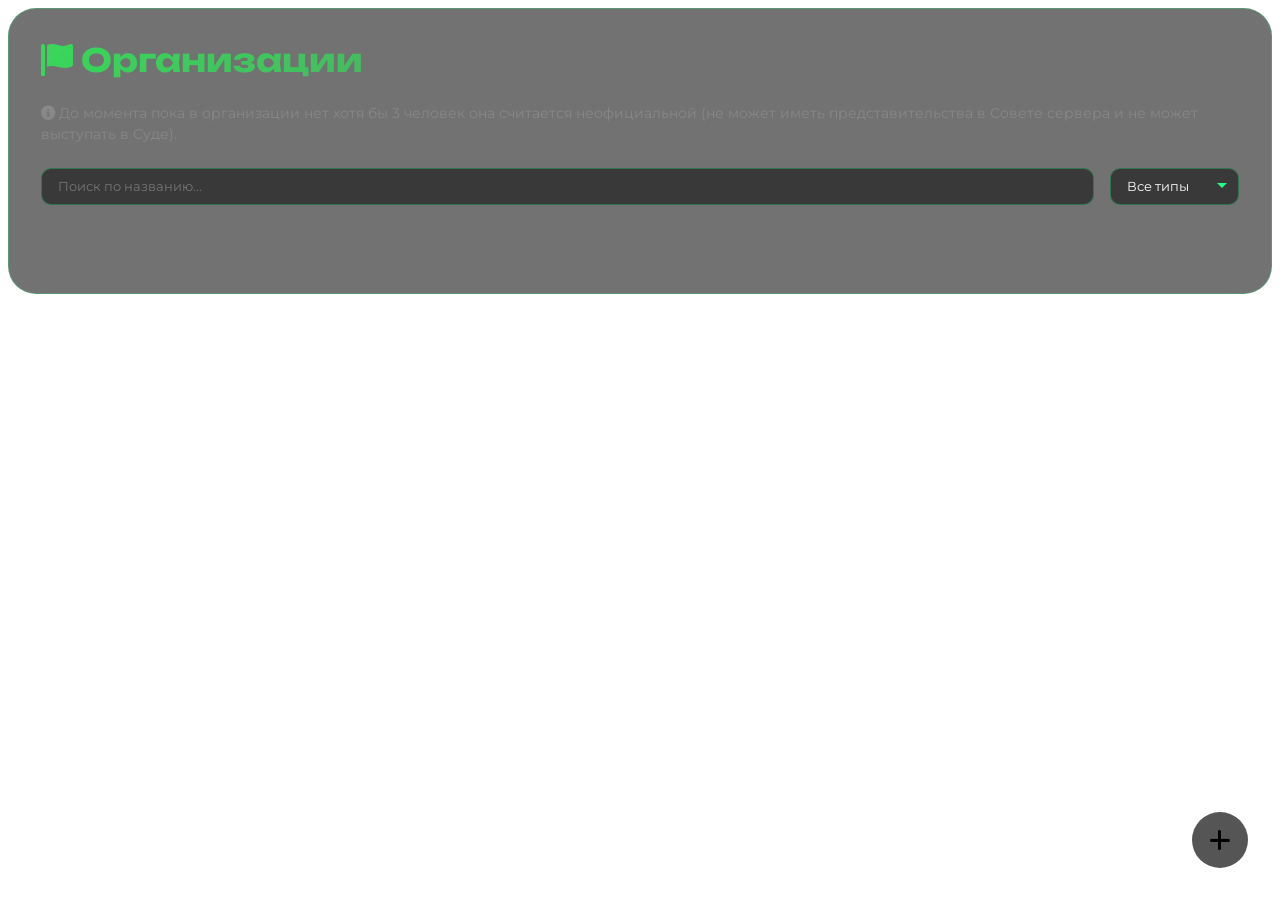
<file: pages/organizations.html>
<!DOCTYPE html>
<html lang="ru">
<head>
    <meta charset="UTF-8">
    <meta name="viewport" content="width=device-width, initial-scale=1.0">
    <title>Организации | Timefall</title>
    <link rel="stylesheet" href="https://cdnjs.cloudflare.com/ajax/libs/font-awesome/6.0.0-beta3/css/all.min.css">
    <link href="https://fonts.googleapis.com/css2?family=Montserrat:wght@400;500;600;700&family=Unbounded:wght@400;600;700&display=swap" rel="stylesheet">
    <link rel="stylesheet" href="../style.css">
    <style>
        .org-grid {
            display: grid;
            grid-template-columns: repeat(auto-fill, minmax(280px, 1fr));
            gap: 1.5rem;
        }
        .org-card {
            background: rgba(20,20,20,0.6);
            backdrop-filter: blur(12px);
            border-radius: 20px;
            border: 1px solid rgba(34,255,136,0.25);
            padding: 1.5rem;
            cursor: pointer;
            transition: transform 0.2s, border-color 0.2s;
            display: flex;
            flex-direction: column;
            align-items: center;
            text-align: center;
        }
        .org-card:hover {
            transform: translateY(-4px);
            border-color: #22ff88;
        }
        .org-card.my-org {
            border-color: rgba(34,255,136,0.7);
            background: rgba(34,255,136,0.05);
            box-shadow: 0 0 15px rgba(34,255,136,0.08);
        }
        .org-banner {
            height: 140px;
            width: auto;
            max-width: 100%;
            border-radius: 8px;
            object-fit: contain;
            background: #1a1a1a;
            border: 1px solid rgba(255,255,255,0.2);
            image-rendering: pixelated;
        }
        .org-card h3 {
            margin: 0.5rem 0 0.2rem;
            color: #fff;
            word-break: break-word;
            overflow-wrap: anywhere;
            hyphens: auto;
            font-size: 0.95rem;          /* чуть меньше, чтобы помещалось */
            display: -webkit-box;
            -webkit-line-clamp: 2;       /* максимум две строки */
            -webkit-box-orient: vertical;
            overflow: hidden;
            max-height: 2.6em;           /* примерно 2 строки */
            line-height: 1.3;
        }
        .org-short-desc {
            font-size: 0.85rem;
            color: #ccc;
            margin: 0.3rem 0;
            display: -webkit-box;
            -webkit-line-clamp: 2;
            -webkit-box-orient: vertical;
            overflow: hidden;
            max-height: 2.5em;
            line-height: 1.25;
        }
        .org-meta {
            font-size: 0.85rem;
            color: #aaa;
            margin-top: 0.5rem;
        }
        .org-owner-small {
            font-size: 0.8rem;
            color: #22ff88;
            margin-top: 0.4rem;
            font-weight: 500;
        }
        .create-org-btn {
            position: fixed;
            bottom: 2rem;
            right: 2rem;
            width: 56px;
            height: 56px;
            border-radius: 50%;
            background: #22ff88;
            color: #000;
            display: flex;
            align-items: center;
            justify-content: center;
            font-size: 1.5rem;
            box-shadow: 0 6px 20px rgba(34,255,136,0.4);
            cursor: pointer;
            transition: transform 0.2s;
            z-index: 100;
            text-decoration: none;
        }
        .create-org-btn:hover {
            transform: scale(1.1);
        }
        .create-org-btn.disabled {
            background: #555;
            box-shadow: none;
            cursor: not-allowed;
        }
        /* стилизованный select */
        select.filter-select {
            background: rgba(0,0,0,0.5);
            border: 1px solid rgba(34,255,136,0.3);
            border-radius: 10px;
            padding: 0.6rem 1rem;
            color: #fff;
            cursor: pointer;
            appearance: none;
            background-image: url("data:image/svg+xml;utf8,<svg xmlns='http://www.w3.org/2000/svg' width='12' height='12' viewBox='0 0 12 12'><path fill='%2322ff88' d='M6 8L1 3h10z'/></svg>");
            background-repeat: no-repeat;
            background-position: right 10px center;
            padding-right: 2rem;
        }
        /* пустое состояние */
        .empty-state {
            grid-column: 1 / -1;
            display: flex;
            justify-content: center;
            align-items: center;
            min-height: 250px;
            width: 100%;
            font-size: 1.5rem;
            color: #22ff88;
        }
    </style>
</head>
<body style="background: transparent; overflow-y: auto; padding: 0;">
<div class="page-content">
    <div class="glass-card">
        <h1><i class="fas fa-flag"></i> Организации</h1>
        <p style="color:#888; font-size:0.9rem; margin-bottom:1.5rem;">
            <i class="fas fa-info-circle"></i> До момента пока в организации нет хотя бы 3 человек она считается неофициальной (не может иметь представительства в Совете сервера и не может выступать в Суде).
        </p>
        <div style="display: flex; gap: 1rem; flex-wrap: wrap; margin-bottom: 1.5rem;">
            <input type="text" id="searchInput" placeholder="Поиск по названию..." style="flex: 1; min-width: 200px; background: rgba(0,0,0,0.5); border: 1px solid rgba(34,255,136,0.3); border-radius: 10px; padding: 0.6rem 1rem; color: #fff;">
            <select id="typeFilter" class="filter-select">
                <option value="">Все типы</option>
                <option value="open">Открытые</option>
                <option value="request">По заявкам</option>
            </select>
        </div>
        <div id="orgContainer" class="org-grid">
            <!-- Загружается через JS -->
        </div>
        <div id="pagination" style="text-align: center; margin-top: 2rem;"></div>
    </div>
</div>

<a href="#" id="createBtn" class="create-org-btn" title="Создать организацию"><i class="fas fa-plus"></i></a>

<script>
// Глобальные переменные
let canCreate = false;
let myOrgId = null; // id своей организации, если есть

async function init() {
    // Проверяем авторизацию и наличие своей организации
    try {
        const authResp = await fetch('/api/check-auth.php', { credentials: 'include' });
        const authData = await authResp.json();
        if (authData.authenticated && authData.user.has_pass == 1) {
            const resp = await fetch('/api/organizations.php?action=my_org', { credentials: 'include' });
            const myData = await resp.json();
            if (myData.success) {
                if (myData.organization) {
                    myOrgId = myData.organization.id;
                    canCreate = false; // уже есть организация
                } else {
                    canCreate = true; // нет организации, можно создать
                }
            }
        }
    } catch(e) {}

    updateCreateButton();
    loadOrganizations();
}

function updateCreateButton() {
    const btn = document.getElementById('createBtn');
    if (canCreate) {
        btn.classList.remove('disabled');
        btn.onclick = (e) => {
            e.preventDefault();
            window.location.href = '/pages/organization-create.html';
        };
    } else {
        btn.classList.add('disabled');
        btn.onclick = (e) => {
            e.preventDefault();
            alert('Вы не можете создать организацию (нужна проходка или уже есть организация)');
        };
    }
}

let currentPage = 1;
const perPage = 12;

async function loadOrganizations(page = 1) {
    currentPage = page;
    const search = document.getElementById('searchInput').value.trim();
    const joinType = document.getElementById('typeFilter').value;
    const params = new URLSearchParams({
        action: 'list',
        page: page,
        per_page: perPage,
        search: search,
        join_type: joinType
    });
    try {
        const resp = await fetch('/api/organizations.php?' + params.toString());
        const data = await resp.json();
        if (data.success) {
            renderGrid(data.organizations);
            renderPagination(data.total, data.page, data.per_page);
        }
    } catch(e) {
        console.error(e);
    }
}

function renderGrid(orgs) {
    const container = document.getElementById('orgContainer');
    if (orgs.length === 0) {
        container.innerHTML = '<div class="empty-state"><span>Пока что организации не зарегистрированы.</span></div>';
        document.getElementById('pagination').innerHTML = '';
        return;
    }
    container.innerHTML = orgs.map(org => {
        const isMyOrg = myOrgId && org.id == myOrgId;
        return `
        <div class="org-card${isMyOrg ? ' my-org' : ''}" onclick="goToOrg(${org.id})">
            <img src="../${org.banner_image || 'img/default_banner.png'}" alt="Баннер" class="org-banner">
            <h3>${escapeHtml(org.name)}</h3>
            <div class="org-short-desc">${escapeHtml(org.short_description || org.description || '')}</div>
            <div class="org-meta">
                <span><i class="fas fa-user"></i> ${org.member_count}</span>
                <span style="margin-left:1rem;"><i class="fas fa-${org.join_type === 'open' ? 'unlock' : 'lock'}"></i> ${org.join_type === 'open' ? 'Открытая' : 'По заявкам'}</span>
            </div>
            <div class="org-owner-small"><i class="fas fa-crown"></i> ${escapeHtml(org.owner_nick)}</div>
        </div>`;
    }).join('');
}

function goToOrg(id) {
    window.location.href = '/pages/organization.html?id=' + id;
}

function renderPagination(total, page, perPage) {
    const totalPages = Math.ceil(total / perPage);
    if (totalPages <= 1) {
        document.getElementById('pagination').innerHTML = '';
        return;
    }
    let html = '';
    for (let i = 1; i <= totalPages; i++) {
        html += `<button style="margin:0 4px; padding:6px 14px; border-radius:8px; border:1px solid rgba(34,255,136,0.3); background:${i===page?'rgba(34,255,136,0.2)':'transparent'}; color:#fff; cursor:pointer;" onclick="loadOrganizations(${i})">${i}</button>`;
    }
    document.getElementById('pagination').innerHTML = html;
}

function escapeHtml(text) {
    const div = document.createElement('div');
    div.textContent = text;
    return div.innerHTML;
}

document.getElementById('searchInput').addEventListener('input', debounce(() => loadOrganizations(1), 400));
document.getElementById('typeFilter').addEventListener('change', () => loadOrganizations(1));

function debounce(fn, delay) { let t; return (...args) => { clearTimeout(t); t = setTimeout(() => fn(...args), delay); }; }

init();
</script>
</body>
</html>
</file>
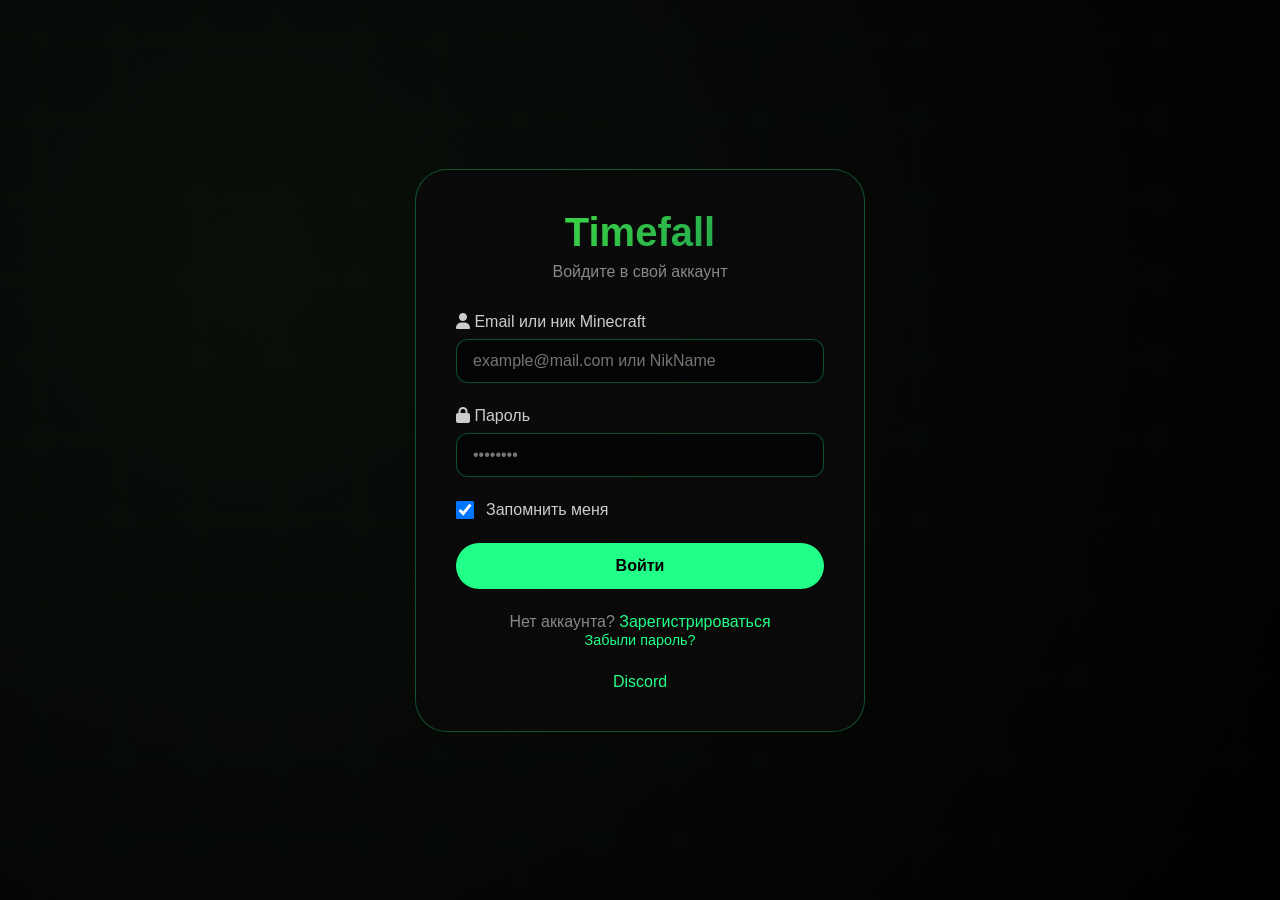
<file: pages/profile1.html>
<!DOCTYPE html>
<html lang="ru">
<head>
    <meta charset="UTF-8">
    <meta name="viewport" content="width=device-width, initial-scale=1.0">
    <title>Личный кабинет | Timefall</title>
    <link href="https://fonts.googleapis.com/css2?family=Montserrat:wght@400;500;600;700&family=Unbounded:wght@400;600;700&display=swap" rel="stylesheet">
    <link rel="stylesheet" href="https://cdnjs.cloudflare.com/ajax/libs/font-awesome/6.0.0-beta3/css/all.min.css">
    <link rel="stylesheet" href="../style.css">
    <style>
        /* Переопределяем стили для страницы без бокового меню */
        body {
            overflow: auto;
            height: auto;
            min-height: 100vh;
        }
        
        .app-layout {
            display: block;
            height: auto;
            min-height: 100vh;
        }
        
        .main-content {
            margin-left: 100;
            padding: 2rem;
            margin: 0 auto;
            width: 100%;
        }
        
        /* Оставляем только нужные стили для личного кабинета */
        .warn-container {
            display: flex;
            gap: 1rem;
            margin-top: 1rem;
        }
        
        .warn-circle {
            width: 50px;
            height: 50px;
            border-radius: 50%;
            background: rgba(255, 255, 255, 0.1);
            border: 2px solid rgba(255, 255, 255, 0.2);
            transition: all 0.3s;
        }
        
        .warn-circle.active {
            background: #ff4444;
            border-color: #ff4444;
            box-shadow: 0 0 15px rgba(255, 68, 68, 0.5);
        }
        
        .warn-circle.warning {
            background: #ffaa00;
            border-color: #ffaa00;
            box-shadow: 0 0 10px rgba(255, 170, 0, 0.4);
        }
        
        .banned-message {
            background: rgba(255, 68, 68, 0.2);
            border: 1px solid #ff4444;
            border-radius: 12px;
            padding: 1rem;
            margin-top: 1rem;
            color: #ff8888;
            text-align: center;
        }
        
        .warning-message {
            background: rgba(255, 170, 0, 0.1);
            border: 1px solid #ffaa00;
            border-radius: 12px;
            padding: 1rem;
            margin-top: 1rem;
            color: #ffaa00;
            text-align: center;
        }
        
        .subscription-badge, .pass-badge {
            display: inline-block;
            padding: 6px 12px;
            border-radius: 20px;
            font-size: 0.85rem;
            font-weight: bold;
            margin-bottom: 1rem;
        }
        
        .subscription-active, .pass-active {
            background: rgba(34, 255, 136, 0.2);
            color: #22ff88;
            border: 1px solid #22ff88;
        }
        
        .subscription-inactive, .pass-inactive {
            background: rgba(255, 68, 68, 0.2);
            color: #ff8888;
            border: 1px solid #ff4444;
        }
        
        .info-row {
            display: flex;
            justify-content: space-between;
            padding: 0.75rem 0;
            border-bottom: 1px solid rgba(255, 255, 255, 0.1);
        }
        
        .info-row:last-child {
            border-bottom: none;
        }
        
        .info-label {
            color: #aaa;
            font-weight: 500;
        }
        
        .info-value {
            color: #fff;
            font-weight: 600;
        }
        
        .btn-buy {
            background: #22ff88;;
            color: #000;
            margin-top: 1rem;
            width: 100%;
        }
        
        .btn-buy:hover {
            background: #22ff88;;
            box-shadow: 0 0 12px #1abd66;;
        }
        
        .logout-btn {
            background: rgba(255, 68, 68, 0.2);
            border: 1px solid #ff4444;
            color: #ff8888;
        }
        
        .logout-btn:hover {
            background: rgba(255, 68, 68, 0.4);
            box-shadow: 0 0 12px rgba(255, 68, 68, 0.3);
        }
        
        .welcome-text {
            margin-bottom: 2rem;
            text-align: center;
        }
        
        .welcome-text h1 {
            font-size: 2rem;
            margin-bottom: 0.5rem;
        }
        
        .welcome-text small {
            color: #888;
            font-size: 0.9rem;
        }
        
        /* Адаптация для мобильных */
        @media (max-width: 800px) {
            .main-content {
                padding: 1rem;
            }
        }
    </style>
</head>
<body>
    <div class="glass-bg"></div>
    
    <div class="app-layout">
        <main class="main-content">
            <div id="profileContent">
                <div class="glass-card" style="text-align: center;">
                    <i class="fas fa-spinner fa-spin" style="font-size: 3rem; color: #22ff88;"></i>
                    <p>Загрузка данных...</p>
                </div>
            </div>
        </main>
    </div>

    <script>
        async function logout() {
            if (confirm('Вы уверены, что хотите выйти?')) {
                try {
                    await fetch('/api/logout.php', { method: 'POST', credentials: 'include' });
                    window.location.href = '/login.html';
                } catch(e) {
                    window.location.href = '/login.html';
                }
            }
        }
        
        async function loadProfile() {
            try {
                const response = await fetch('/api/user-data.php', {
                    credentials: 'include'
                });
                const data = await response.json();
                
                if (!data.success) {
                    window.location.href = '/login.html';
                    return;
                }
                
                const user = data.user;
                renderProfile(user);
                
            } catch(e) {
                console.error('Ошибка загрузки профиля', e);
                window.location.href = '/login.html';
            }
        }
        
        function renderProfile(user) {
            const container = document.getElementById('profileContent');
            
            // Варны
            let warnHtml = '';
            for (let i = 1; i <= 3; i++) {
                let status = '';
                if (user.is_banned) {
                    status = 'active';
                } else if (i <= user.warn_count) {
                    status = user.warn_count >= 2 ? 'active' : 'warning';
                }
                warnHtml += `<div class="warn-circle ${status}"></div>`;
            }
            
            // Статус подписки
            const hasSubscription = user.remaining_days > 0;
            const subscriptionHtml = hasSubscription ? `
                <span class="subscription-badge subscription-active">
                    <i class="fas fa-check-circle"></i> Подписка активна
                </span>
                <div class="info-row">
                    <span class="info-label">Осталось дней:</span>
                    <span class="info-value">${user.remaining_days} дн.</span>
                </div>
                <div class="info-row">
                    <span class="info-label">Действует до:</span>
                    <span class="info-value">${user.subscription_valid_until || '—'}</span>
                </div>
            ` : `
                <span class="subscription-badge subscription-inactive">
                    <i class="fas fa-times-circle"></i> Нет активной подписки
                </span>
                <div class="info-row">
                    <span class="info-label">Дней подписки:</span>
                    <span class="info-value">0</span>
                </div>
            `;
            
            // Статус проходки
            const passHtml = user.has_pass ? `
                <span class="pass-badge pass-active">
                    <i class="fas fa-check-circle"></i> Проходка куплена
                </span>
                <div class="info-row">
                    <span class="info-label">Статус:</span>
                    <span class="info-value">Доступ на сервер есть</span>
                </div>
            ` : `
                <span class="pass-badge pass-inactive">
                    <i class="fas fa-clock"></i> Проходка не куплена
                </span>
                <button class="btn-green btn-buy" onclick="buyPass()">
                    <i class="fas fa-shopping-cart"></i> Купить проходку
                </button>
            `;
            
            // Сообщения о варнах/бане
            let warnMessageHtml = '';
            if (user.is_banned || user.warn_count >= 3) {
                warnMessageHtml = `
                    <div class="banned-message">
                        <i class="fas fa-gavel"></i> 
                        <strong>Ваш аккаунт забанен на сервере!</strong>
                        <br>Причина: Превышен лимит варнов (3/3)
                    </div>
                `;
            } else if (user.warn_count > 0) {
                warnMessageHtml = `
                    <div class="warning-message">
                        <i class="fas fa-exclamation-triangle"></i> 
                        <strong>Внимание!</strong> У вас ${user.warn_count}/3 варнов
                    </div>
                `;
            }
            
            container.innerHTML = `
                <!-- Приветствие -->
                <div class="welcome-text">
                    <h1>Добро пожаловать, ${user.minecraft_nick}!</h1>
                    <small>Дата регистрации: ${user.created_at}</small>
                </div>
                
                <!-- Основная информация -->
                <div class="glass-card">
                    <h2>Основная информация</h2>
                    <div class="info-row">
                        <span class="info-label">ID:</span>
                        <span class="info-value">#${user.id}</span>
                    </div>
                    <div class="info-row">
                        <span class="info-label">Ник в Minecraft:</span>
                        <span class="info-value">${user.minecraft_nick}</span>
                    </div>
                    <div class="info-row">
                        <span class="info-label">Email:</span>
                        <span class="info-value">${user.email}</span>
                    </div>
                    <div class="info-row" id="orgInfoContainer" style="display:block; padding-top:0.5rem;">
                    </div>
                </div>
                
                <!-- Подписка -->
                <div class="glass-card">
                    <h2>Подписка</h2>
                    ${subscriptionHtml}
                </div>
                
                <!-- Цвет ника -->
                <div class="glass-card">
                    <h2>Цвет ника в Discord</h2>
                    <span class="info-label" style="display: block; margin-bottom: 1rem;">(Доступно только при активной подписке)</span>
                    <div class="info-row">
                        <span class="info-label">Текущий:</span>
                        <span class="info-value">
                            ${user.nick_colour ? `<span style="color:${colourToHex(user.nick_colour)};">${user.nick_colour}</span>` : 'Не выбран'}
                        </span>
                    </div>
                    <div style="display:flex;gap:0.5rem;margin-top:1rem;flex-wrap:wrap;justify-content:center;">
                        ${[
                            { name: 'голубой', hex: '#22ddff' },
                            { name: 'синий', hex: '#4488ff' },
                            { name: 'фиолетовый', hex: '#aa44ff' },
                            { name: 'розовый', hex: '#ff44aa' },
                            { name: 'оранжевый', hex: '#ff8800' },
                            { name: 'жёлтый', hex: '#ffdd00' },
                            { name: 'зелёный', hex: '#22ff88' }
                        ].map(c => `
                            <div onclick="changeNickColour('${c.name}')"
                                 title="${c.name}"
                                 style="width:36px;height:36px;background:${c.hex};border-radius:50%;cursor:pointer;
                                        border:3px solid ${user.nick_colour === c.name ? '#fff' : 'transparent'};
                                        transition:0.2s;box-shadow:0 0 8px ${c.hex}44;">
                            </div>
                        `).join('')}
                        <div onclick="changeNickColour(null)"
                             title="Без роли"
                             style="width:36px;height:36px;background:#555;border-radius:50%;cursor:pointer;
                                    border:3px solid ${user.nick_colour === null ? '#fff' : 'transparent'};
                                    display:flex;align-items:center;justify-content:center;color:#aaa;font-size:14px;">
                             ✕
                        </div>
                    </div>
                </div>
                
                <!-- Проходка на сервер -->
                <div class="glass-card">
                    <h2>Проходка на сервер</h2>
                    ${passHtml}
                </div>
                
                <!-- Варны -->
                <div class="glass-card">
                    <h2>Варны</h2>
                    <div class="warn-container">
                        ${warnHtml}
                    </div>
                    ${warnMessageHtml}
                </div>
            `;
            loadOrgInfo();
        }
        
        function buyPass() {
            window.location.href = 'pass.html';
        }
        
        loadProfile();
        
        function colourToHex(name) {
            const map = {
                'голубой': '#22ddff',
                'синий': '#4488ff',
                'фиолетовый': '#aa44ff',
                'розовый': '#ff44aa',
                'оранжевый': '#ff8800',
                'жёлтый': '#ffdd00',
                'зелёный': '#22ff88'
            };
            return map[name] || '#fff';
        }
        
        async function changeNickColour(colour) {
            try {
                const resp = await fetch('/api/update-nick-colour.php', {
                    method: 'POST',
                    headers: { 'Content-Type': 'application/json' },
                    credentials: 'include',
                    body: JSON.stringify({ nick_colour: colour })
                });
                const data = await resp.json();
                if (data.success) {
                    loadProfile();
                } else {
                    alert(data.error || 'Ошибка');
                }
            } catch(e) {
                alert('Ошибка соединения');
            }
        }
        async function loadOrgInfo() {
            try {
                const resp = await fetch('/api/organizations.php?action=my_orgs', { credentials: 'include' });
                const data = await resp.json();
                if (!data.success) return;
        
                const container = document.getElementById('orgInfoContainer');
                if (!container) return;
        
                const total = data.total;
                let html = `<div class="info-row"><span class="info-label">Участвует в организациях:</span><span class="info-value">${total}/5</span></div>`;
        
                if (data.memberships.length > 0) {
                    const names = data.memberships.map(m =>
                        `<span style="margin-right:6px;"><a href="/pages/organization.html?id=${m.id}" style="color:#22ff88; text-decoration:none;">${escapeHtml(m.name)}</a></span>`
                    ).join(',  ');
                    html += `<div style="margin-top:1rem;">
                        <span class="info-label">Организации:</span>
                        <div class="info-value" style="margin-top:4px; word-break:break-word; overflow-wrap:anywhere;">
                            ${names}
                        </div>
                    </div>`;
                } else {
                    html += '<p style="color:#aaa; margin-top:0.3rem;">Не состоит в организациях</p>';
                }
        
                container.innerHTML = html;
            } catch(e) {
                console.error(e);
            }
        }
        
        // Вызов после загрузки профиля
        // В функции renderProfile в самом конце добавить вызов:
        // loadOrgInfo();
        function escapeHtml(text) {
            const div = document.createElement('div');
            div.textContent = text;
            return div.innerHTML;
        }
    </script>
</body>
</html>
</file>
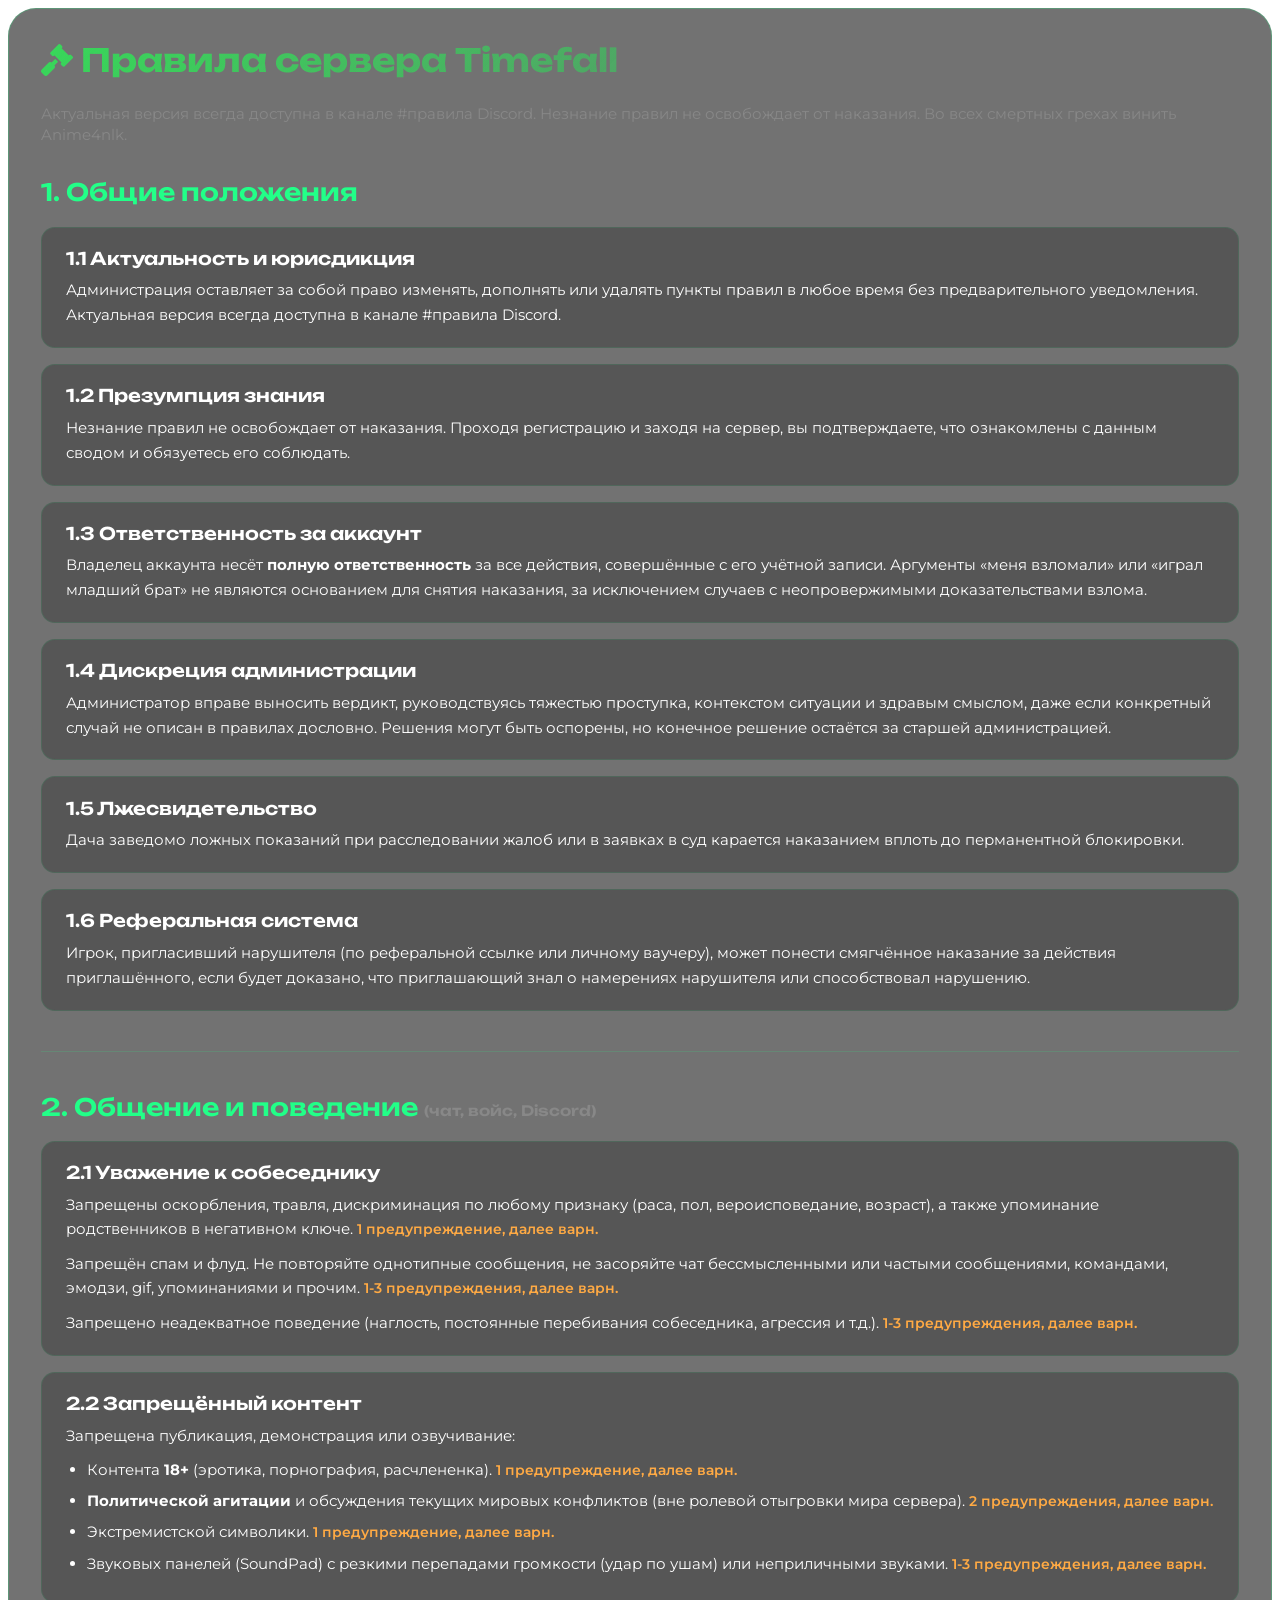
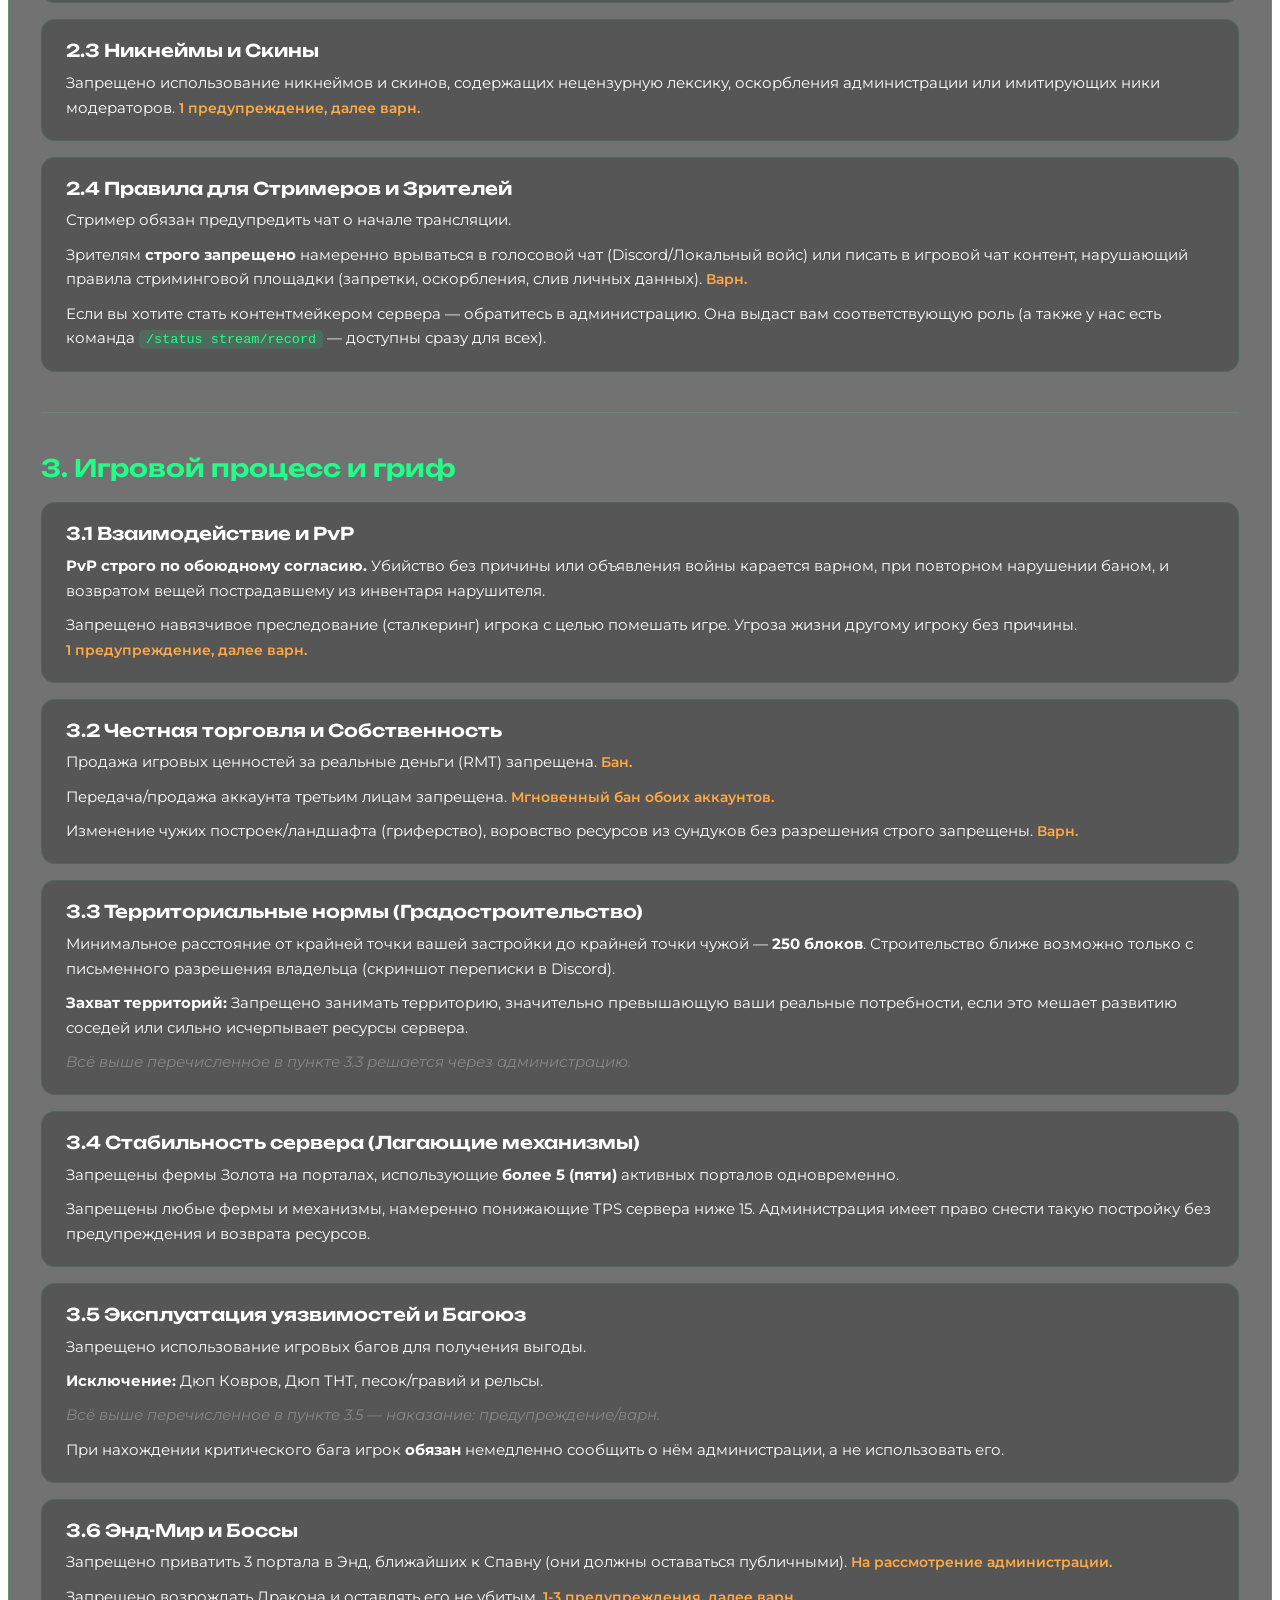
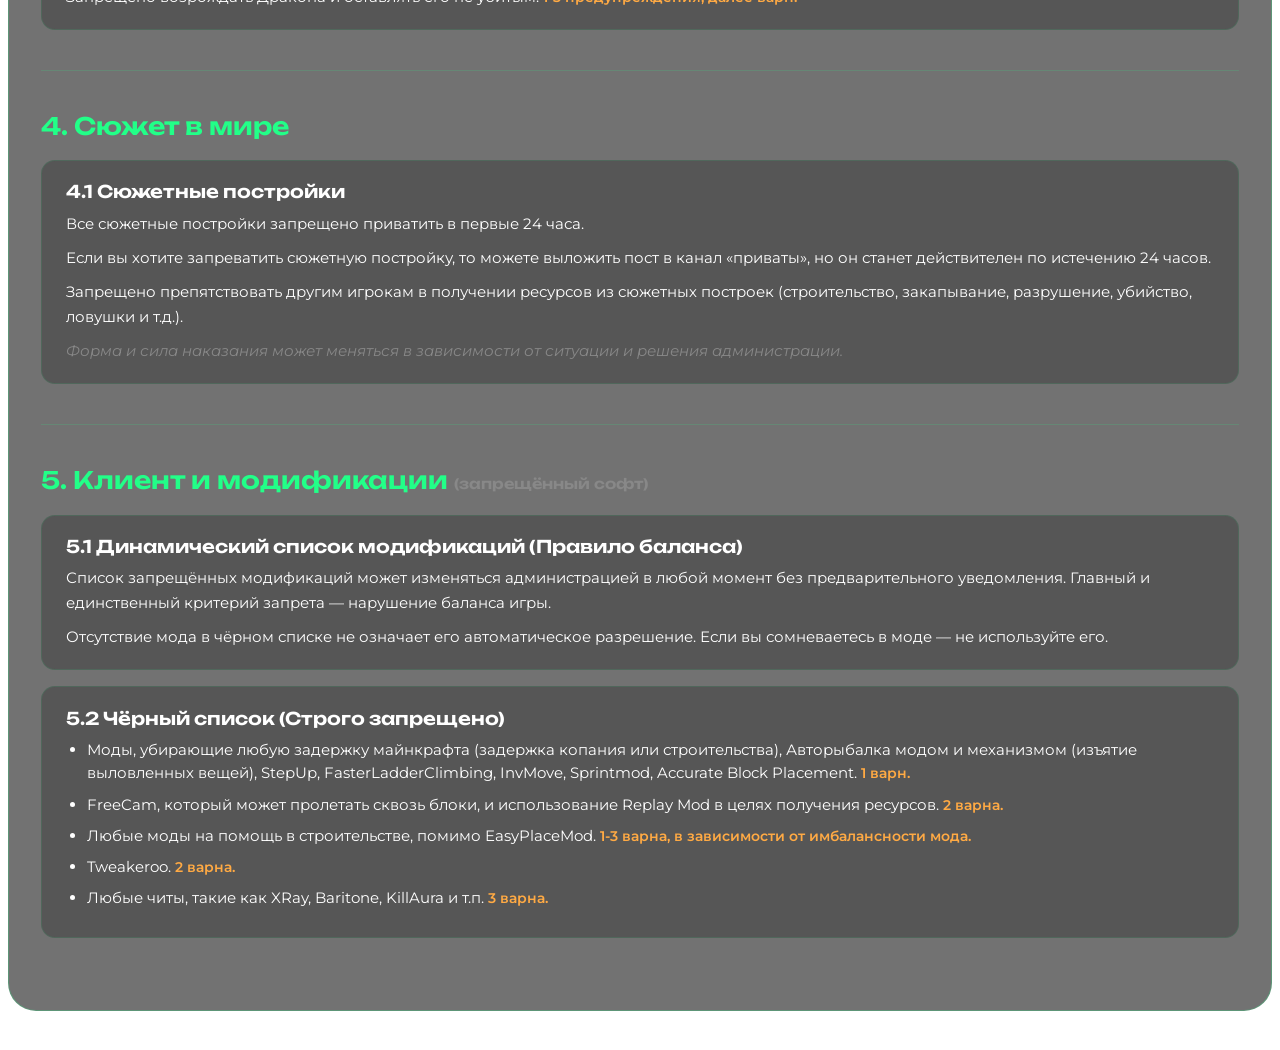
<file: pages/rules.html>
<!DOCTYPE html>
<html lang="ru">
<head>
    <meta charset="UTF-8">
    <meta name="viewport" content="width=device-width, initial-scale=1.0">
    <title>Правила | Timefall</title>
    <link href="https://fonts.googleapis.com/css2?family=Montserrat:wght@400;500;600;700&family=Unbounded:wght@400;600;700&display=swap" rel="stylesheet">
    <link rel="stylesheet" href="https://cdnjs.cloudflare.com/ajax/libs/font-awesome/6.0.0-beta3/css/all.min.css">
    <link rel="stylesheet" href="../style.css">
</head>
<body style="background: transparent; overflow-y: auto; padding: 0;">
    <div class="page-content">
        <div class="glass-card">
            <h1><i class="fas fa-gavel"></i> Правила сервера Timefall</h1>
            <p style="color: #888; margin-bottom: 2rem;">Актуальная версия всегда доступна в канале #правила Discord. Незнание правил не освобождает от наказания. Во всех смертных грехах винить Anime4nlk.</p>
            <!-- ==================== РАЗДЕЛ 1 ==================== -->
            <div class="rules-section">
                <h2>1. Общие положения</h2>
                
                <div class="rule-item">
                    <h3>1.1 Актуальность и юрисдикция</h3>
                    <p>Администрация оставляет за собой право изменять, дополнять или удалять пункты правил в любое время без предварительного уведомления. Актуальная версия всегда доступна в канале #правила Discord.</p>
                </div>
                
                <div class="rule-item">
                    <h3>1.2 Презумпция знания</h3>
                    <p>Незнание правил не освобождает от наказания. Проходя регистрацию и заходя на сервер, вы подтверждаете, что ознакомлены с данным сводом и обязуетесь его соблюдать.</p>
                </div>
                
                <div class="rule-item">
                    <h3>1.3 Ответственность за аккаунт</h3>
                    <p>Владелец аккаунта несёт <strong>полную ответственность</strong> за все действия, совершённые с его учётной записи. Аргументы «меня взломали» или «играл младший брат» не являются основанием для снятия наказания, за исключением случаев с неопровержимыми доказательствами взлома.</p>
                </div>
                
                <div class="rule-item">
                    <h3>1.4 Дискреция администрации</h3>
                    <p>Администратор вправе выносить вердикт, руководствуясь тяжестью проступка, контекстом ситуации и здравым смыслом, даже если конкретный случай не описан в правилах дословно. Решения могут быть оспорены, но конечное решение остаётся за старшей администрацией.</p>
                </div>
                
                <div class="rule-item">
                    <h3>1.5 Лжесвидетельство</h3>
                    <p>Дача заведомо ложных показаний при расследовании жалоб или в заявках в суд карается наказанием вплоть до перманентной блокировки.</p>
                </div>
                
                <div class="rule-item">
                    <h3>1.6 Реферальная система</h3>
                    <p>Игрок, пригласивший нарушителя (по реферальной ссылке или личному ваучеру), может понести смягчённое наказание за действия приглашённого, если будет доказано, что приглашающий знал о намерениях нарушителя или способствовал нарушению.</p>
                </div>
            </div>
            
            <!-- ==================== РАЗДЕЛ 2 ==================== -->
            <div class="rules-section">
                <h2>2. Общение и поведение <span style="font-size: 0.9rem; color: #888;">(чат, войс, Discord)</span></h2>
                
                <div class="rule-item">
                    <h3>2.1 Уважение к собеседнику</h3>
                    <p>Запрещены оскорбления, травля, дискриминация по любому признаку (раса, пол, вероисповедание, возраст), а также упоминание родственников в негативном ключе. <span class="penalty">1 предупреждение, далее варн.</span></p>
                    <p>Запрещён спам и флуд. Не повторяйте однотипные сообщения, не засоряйте чат бессмысленными или частыми сообщениями, командами, эмодзи, gif, упоминаниями и прочим. <span class="penalty">1-3 предупреждения, далее варн.</span></p>
                    <p>Запрещено неадекватное поведение (наглость, постоянные перебивания собеседника, агрессия и т.д.). <span class="penalty">1-3 предупреждения, далее варн.</span></p>
                </div>
                
                <div class="rule-item">
                    <h3>2.2 Запрещённый контент</h3>
                    <p>Запрещена публикация, демонстрация или озвучивание:</p>
                    <ul>
                        <li>Контента <strong>18+</strong> (эротика, порнография, расчлененка). <span class="penalty">1 предупреждение, далее варн.</span></li>
                        <li><strong>Политической агитации</strong> и обсуждения текущих мировых конфликтов (вне ролевой отыгровки мира сервера). <span class="penalty">2 предупреждения, далее варн.</span></li>
                        <li>Экстремистской символики. <span class="penalty">1 предупреждение, далее варн.</span></li>
                        <li>Звуковых панелей (SoundPad) с резкими перепадами громкости (удар по ушам) или неприличными звуками. <span class="penalty">1-3 предупреждения, далее варн.</span></li>
                    </ul>
                </div>
                
                <div class="rule-item">
                    <h3>2.3 Никнеймы и Скины</h3>
                    <p>Запрещено использование никнеймов и скинов, содержащих нецензурную лексику, оскорбления администрации или имитирующих ники модераторов. <span class="penalty">1 предупреждение, далее варн.</span></p>
                </div>
                
                <div class="rule-item">
                    <h3>2.4 Правила для Стримеров и Зрителей</h3>
                    <p>Стример обязан предупредить чат о начале трансляции.</p>
                    <p>Зрителям <strong>строго запрещено</strong> намеренно врываться в голосовой чат (Discord/Локальный войс) или писать в игровой чат контент, нарушающий правила стриминговой площадки (запретки, оскорбления, слив личных данных). <span class="penalty">Варн.</span></p>
                    <p>Если вы хотите стать контентмейкером сервера — обратитесь в администрацию. Она выдаст вам соответствующую роль (а также у нас есть команда <code>/status stream/record</code> — доступны сразу для всех).</p>
                </div>
            </div>
            
            <!-- ==================== РАЗДЕЛ 3 ==================== -->
            <div class="rules-section">
                <h2>3. Игровой процесс и гриф</h2>
                
                <div class="rule-item">
                    <h3>3.1 Взаимодействие и PvP</h3>
                    <p><strong>PvP строго по обоюдному согласию.</strong> Убийство без причины или объявления войны карается варном, при повторном нарушении баном, и возвратом вещей пострадавшему из инвентаря нарушителя.</p>
                    <p>Запрещено навязчивое преследование (сталкеринг) игрока с целью помешать игре. Угроза жизни другому игроку без причины. <span class="penalty">1 предупреждение, далее варн.</span></p>
                </div>
                
                <div class="rule-item">
                    <h3>3.2 Честная торговля и Собственность</h3>
                    <p>Продажа игровых ценностей за реальные деньги (RMT) запрещена. <span class="penalty">Бан.</span></p>
                    <p>Передача/продажа аккаунта третьим лицам запрещена. <span class="penalty">Мгновенный бан обоих аккаунтов.</span></p>
                    <p>Изменение чужих построек/ландшафта (гриферство), воровство ресурсов из сундуков без разрешения строго запрещены. <span class="penalty">Варн.</span></p>
                </div>
                
                <div class="rule-item">
                    <h3>3.3 Территориальные нормы (Градостроительство)</h3>
                    <p>Минимальное расстояние от крайней точки вашей застройки до крайней точки чужой — <strong>250 блоков</strong>. Строительство ближе возможно только с письменного разрешения владельца (скриншот переписки в Discord).</p>
                    <p><strong>Захват территорий:</strong> Запрещено занимать территорию, значительно превышающую ваши реальные потребности, если это мешает развитию соседей или сильно исчерпывает ресурсы сервера.</p>
                    <p style="color: #888; font-style: italic;">Всё выше перечисленное в пункте 3.3 решается через администрацию.</p>
                </div>
                
                <div class="rule-item">
                    <h3>3.4 Стабильность сервера (Лагающие механизмы)</h3>
                    <p>Запрещены фермы Золота на порталах, использующие <strong>более 5 (пяти)</strong> активных порталов одновременно.</p>
                    <p>Запрещены любые фермы и механизмы, намеренно понижающие TPS сервера ниже 15. Администрация имеет право снести такую постройку без предупреждения и возврата ресурсов.</p>
                </div>
                
                <div class="rule-item">
                    <h3>3.5 Эксплуатация уязвимостей и Багоюз</h3>
                    <p>Запрещено использование игровых багов для получения выгоды.</p>
                    <p><strong>Исключение:</strong> Дюп Ковров, Дюп ТНТ, песок/гравий и рельсы.</p>
                    <p style="color: #888; font-style: italic;">Всё выше перечисленное в пункте 3.5 — наказание: предупреждение/варн.</p>
                    <p>При нахождении критического бага игрок <strong>обязан</strong> немедленно сообщить о нём администрации, а не использовать его.</p>
                </div>
                
                <div class="rule-item">
                    <h3>3.6 Энд-Мир и Боссы</h3>
                    <p>Запрещено приватить 3 портала в Энд, ближайших к Спавну (они должны оставаться публичными). <span class="penalty">На рассмотрение администрации.</span></p>
                    <p>Запрещено возрождать Дракона и оставлять его не убитым. <span class="penalty">1-3 предупреждения, далее варн.</span></p>
                </div>
            </div>
            
            <!-- ==================== РАЗДЕЛ 4 ==================== -->
            <div class="rules-section">
                <h2>4. Сюжет в мире</h2>
                
                <div class="rule-item">
                    <h3>4.1 Сюжетные постройки</h3>
                    <p>Все сюжетные постройки запрещено приватить в первые 24 часа.</p>
                    <p>Если вы хотите запреватить сюжетную постройку, то можете выложить пост в канал «приваты», но он станет действителен по истечению 24 часов.</p>
                    <p>Запрещено препятствовать другим игрокам в получении ресурсов из сюжетных построек (строительство, закапывание, разрушение, убийство, ловушки и т.д.).</p>
                    <p style="color: #888; font-style: italic;">Форма и сила наказания может меняться в зависимости от ситуации и решения администрации.</p>
                </div>
            </div>
            
            <!-- ==================== РАЗДЕЛ 5 ==================== -->
            <div class="rules-section">
                <h2>5. Клиент и модификации <span style="font-size: 0.9rem; color: #888;">(запрещённый софт)</span></h2>
                
                <div class="rule-item">
                    <h3>5.1 Динамический список модификаций (Правило баланса)</h3>
                    <p>Список запрещённых модификаций может изменяться администрацией в любой момент без предварительного уведомления. Главный и единственный критерий запрета — нарушение баланса игры.</p>
                    <p>Отсутствие мода в чёрном списке не означает его автоматическое разрешение. Если вы сомневаетесь в моде — не используйте его.</p>
                </div>
                
                <div class="rule-item">
                    <h3>5.2 Чёрный список (Строго запрещено)</h3>
                    <ul>
                        <li>Моды, убирающие любую задержку майнкрафта (задержка копания или строительства), Авторыбалка модом и механизмом (изъятие выловленных вещей), StepUp, FasterLadderClimbing, InvMove, Sprintmod, Accurate Block Placement. <span class="penalty">1 варн.</span></li>
                        <li>FreeCam, который может пролетать сквозь блоки, и использование Replay Mod в целях получения ресурсов. <span class="penalty">2 варна.</span></li>
                        <li>Любые моды на помощь в строительстве, помимо EasyPlaceMod. <span class="penalty">1-3 варна, в зависимости от имбалансности мода.</span></li>
                        <li>Tweakeroo. <span class="penalty">2 варна.</span></li>
                        <li>Любые читы, такие как XRay, Baritone, KillAura и т.п. <span class="penalty">3 варна.</span></li>
                    </ul>
                </div>
            </div>
        </div>
    </div>
</body>
</html>
</file>
<file: style.css>
* {
  margin: 0;
  padding: 0;
  box-sizing: border-box;
}

body {
  font-family: 'Montserrat', sans-serif;
  font-size: 15px;
  background: #050505;
  color: #fff;
  overflow: hidden;
  height: 100dvh;
  max-height: 100vh;
  -webkit-tap-highlight-color: transparent;
  -webkit-font-smoothing: antialiased;
}

input, select, textarea, button {
  font-family: 'Montserrat', sans-serif;
}

h1 {
  font-family: 'Unbounded', 'Montserrat', sans-serif;
  font-weight: 700;
  font-size: 2rem;
  margin-bottom: 1.5rem;
  background: linear-gradient(135deg, #38d85a, #1f916523);
  -webkit-background-clip: text;
  background-clip: text;
  color: transparent;
  line-height: 1.2;
}

h2 {
  font-family: 'Unbounded', 'Montserrat', sans-serif;
  font-weight: 600;
  font-size: 1.5rem;
  margin-bottom: 1.2rem;
  color: #22ff88;
}

h3 {
  font-family: 'Unbounded', 'Montserrat', sans-serif;
  font-weight: 600;
  font-size: 1rem;
  margin-bottom: 1rem;
  color: #fff;
}

/* Фон */
.glass-bg {
  position: fixed;
  top: 0;
  left: 0;
  width: 100%;
  height: 100%;
  z-index: -2;
  background: radial-gradient(circle at 20% 30%, #0a0f0a, #000000);
}

.glass-bg::after {
  content: "";
  position: absolute;
  width: 100%;
  height: 100%;
  background-image: url('data:image/svg+xml;utf8,<svg xmlns="http://www.w3.org/2000/svg" viewBox="0 0 800 800" opacity="0.1"><path fill="none" stroke="%2322ff88" stroke-width="0.8" d="M0 400 L800 400 M400 0 L400 800 M200 200 L600 600 M200 600 L600 200"/><circle cx="400" cy="400" r="100" stroke="%2322ff88" fill="none"/></svg>');
  background-repeat: repeat;
  background-size: 80px;
  animation: slowMove 40s linear infinite;
}

@keyframes slowMove {
  0% { background-position: 0 0; }
  100% { background-position: 200px 200px; }
}

/* Лейаут */
.app-layout {
  display: flex;
  height: 100vh;
  position: relative;
}

/* Боковое меню */
.sidebar {
  width: 300px;
  background: rgba(10, 10, 10, 0.55);
  backdrop-filter: blur(16px);
  border-right: 1px solid rgba(34, 255, 136, 0.25);
  padding: 2rem 1.5rem;
  display: flex;
  flex-direction: column;
  height: 100dvh;
  max-height: 100vh;
  padding-bottom: env(safe-area-inset-bottom, 20px);
  position: fixed;
  left: 0;
  top: 0;
  z-index: 10;
  transition: transform 0.3s ease;
  overflow: hidden;
  gap: 0;
}

.logo-area {
  text-align: center;
}

.logo-area h2 {
  font-size: 2.8rem;
  font-weight: 700;
  background: linear-gradient(135deg, #4af744, #1e815b96);
  -webkit-background-clip: text;
  background-clip: text;
  color: transparent;
  letter-spacing: -0.5px;
  margin-right: 7px;
}

.logo-area p {
  font-size: 1rem;
  color: #888;
  margin-top: -20px;
  margin-right: 7px;
}

/* Навигация */
.nav-menu {
  display: flex;
  flex-direction: column;
  gap: 0.5rem;
  margin-top: 15px;
  flex-shrink: 1;
  overflow-y: auto;
  overflow-x: hidden;
  -webkit-overflow-scrolling: touch;
  min-height: 52px;          
}

.nav-item {
  display: flex;
  align-items: center;
  gap: 14px;
  padding: 12px 18px;
  border-radius: 14px;
  color: #707070;
  font-weight: 500;
  transition: all 0.25s;
  cursor: pointer;
  background: transparent;
  border: none;
  width: 100%;
  font-size: 1rem;
  font-family: inherit;
  text-decoration: none;
  white-space: nowrap;         /* ← текст не переносится */
  overflow: hidden;            /* ← обрезает выход за пределы */
  text-overflow: ellipsis;     /* ← многоточие если не влезает */
}

.nav-item i {
  width: 24px;
  font-size: 1.2rem;
  color: #707070;
  transition: color 0.25s ease;
}

.nav-item.active {
  background:linear-gradient(135deg, #1da35c62, #1b745200);
  color: #32ff92;
  border-left: 3px solid rgb(34, 255, 136);
}

.nav-item.active i {
  color: #f1f1f1;
}

.nav-item:hover:not(.active) {
  background: rgba(255, 255, 255, 0.05);
  transform: translateX(4px);
}

/* Бургер-меню */
.menu-toggle {
  display: none;
  position: fixed;
  top: 1rem;
  left: 1rem;
  z-index: 20;
  background: rgba(10, 10, 10, 0.8);
  backdrop-filter: blur(10px);
  border: 1px solid rgba(34, 255, 136, 0.3);
  color: #22ff88;
  width: 44px;
  height: 44px;
  border-radius: 12px;
  font-size: 1.5rem;
  cursor: pointer;
  align-items: center;
  justify-content: center;
}

.sidebar-overlay {
  display: none;
  position: fixed;
  top: 0;
  left: 0;
  width: 100%;
  height: 100%;
  background: rgba(0, 0, 0, 0.5);
  z-index: 9;
}

.profile-divider {
  margin: 1.5rem 0;
  border-top: 2px solid rgba(34, 255, 136, 0.3);
  flex-shrink: 0;
}

.profile-menu-item {
  flex-shrink: 0;
}

.bottom-actions {
  margin-top: auto;
  flex-shrink: 0;
  display: flex;
  flex-direction: column;
  gap: 50px;                   
  padding-top: 24px;           
}

.bottom-actions .btn-discord,
.bottom-actions .btn-green,
.bottom-actions .btn-logout {
  width: 100%;
  text-align: center;
}

/* Discord-кнопка */
.btn-discord {
  background: rgba(63, 77, 235, 0.589);
  border: 1px solid rgba(255, 255, 255, 0.158);
  color: #fafbff;
  font-weight: normal;
  padding: 12px 28px;
  border-radius: 40px;
  cursor: pointer;
  font-family: inherit;
  transition: 0.2s;
  font-size: 1rem;
  min-height: 44px;
  min-width: 44px;
  width: 100%;
}

.btn-discord:hover {
  background: rgba(88, 101, 242, 0.6);
  color: #fafbff;
}

/* Кнопка Выйти */
.btn-logout {
  background: rgba(255, 50, 50, 0.1);
  border: 1px solid rgba(255, 255, 255, 0.08);
  color: #ff6666;
  font-weight: normal;
  padding: 12px 28px;
  border-radius: 40px;
  cursor: pointer;
  font-family: inherit;
  transition: 0.2s;
  font-size: 1rem;
  min-height: 44px;
  min-width: 44px;
  width: 100%;
}

.btn-logout:hover {
  background: rgba(255, 50, 50, 0.15);
  color: #ff4444;
}

/* Нижняя панель с IP и онлайн */
.server-info {
  padding: 1.25rem 12px 8px 12px !important;   /* добавляем отступы слева и справа */
  border-top: 1px solid rgba(34, 255, 136, 0.2);
  flex-shrink: 0;
  display: flex;
  flex-direction: column;
  gap: 4px;                          /* немного воздуха между элементами */
}

/* Чтобы ссылки не разъезжались, если они в одну строку */
.server-info .ip-container + a {
  margin-top: 6px !important;        /* отступ сверху от IP */
}

.server-info a {
  font-size: 15px !important;        /* увеличиваем размер */
  font-weight: 600 !important;       /* делаем жирнее */
  padding: 6px 8px !important;       /* добавляем пространство вокруг текста */
  margin: 2px 0 !important;          /* отступы между ссылками */
  display: inline-block;             /* чтобы padding работал корректно */
  color: #e9ebf2;
  text-decoration: none;
  transition: all 0.2s ease;
  border-radius: 4px;
}

.server-info a:hover {
  color: #ffffff;
  background: rgba(255, 255, 255, 0.08); /* лёгкая подсветка при наведении */
}

/* Контейнер для ссылок в одну строку */
.server-info .links-row {
  display: flex;
  justify-content: center;    /* по центру */
  gap: 16px;                 /* расстояние между ссылками */
  margin-top: 6px;
  padding: 0 4px;
}

/* Делаем ссылки крупными */
.server-info .links-row a {
  font-size: 15px !important;
  font-weight: 600 !important;
  padding: 6px 14px !important;
  color: #e9ebf2;
  text-decoration: none;
  border-radius: 6px;
  transition: all 0.2s ease;
  background: rgba(255, 255, 255, 0.02);
  white-space: nowrap;        /* чтобы не переносились */
}

.server-info .links-row a:hover {
  color: #ffffff;
  background: rgba(255, 255, 255, 0.12);
  transform: scale(1.05);
}


.ip-container {
  background: rgba(0, 0, 0, 0.5);
  border-radius: 12px;
  padding: 0.75rem;
  display: flex;
  align-items: center;
  justify-content: space-between;
  gap: 0.5rem;
  margin-bottom: 0.75rem;
}

.ip-address {
  font-family: monospace;
  font-size: 0.9rem;
  color: #22ff88;
  letter-spacing: 0.5px;
  word-break: break-all;
}

.copy-btn {
  background: rgba(34, 255, 136, 0.2);
  border: none;
  color: #22ff88;
  padding: 6px 12px;
  border-radius: 8px;
  cursor: pointer;
  font-size: 0.75rem;
  transition: all 0.2s;
  white-space: nowrap;
}

.copy-btn:hover {
  background: rgba(34, 255, 136, 0.4);
  transform: scale(1.02);
}

.online-status {
  display: flex;
  align-items: center;
  gap: 8px;
  font-size: 0.85rem;
  color: #aaa;
  padding: 0.5rem 0;
}

.online-dot {
  width: 8px;
  height: 8px;
  background: #22ff88;
  border-radius: 50%;
  animation: pulse 1.5s infinite;
  flex-shrink: 0;
}

@keyframes pulse {
  0% { opacity: 0.4; transform: scale(0.8); }
  100% { opacity: 1; transform: scale(1.2); }
}

/* Контентная область */
.main-content {
  flex: 1;
  margin-left: 300px;
  height: 100vh;
  overflow-y: auto;
  padding: 2rem;
  -webkit-overflow-scrolling: touch;
}

#pageFrame {
  width: 100%;
  height: 100%;
  border: none;
  animation: fadeSlideUp 0.45s ease-out forwards;
  background: transparent;
}

@keyframes fadeSlideUp {
  from {
    opacity: 0;
    transform: translateY(18px);
  }
  to {
    opacity: 1;
    transform: translateY(0);
  }
}

/* Стили для страниц */
.page-content {
  padding: 0.5rem;
}

/* Существующий класс hero-image */
.hero-image {
  width: 100%;
  height: 400px;
  object-fit: cover;
  display: block;
  transition: transform 0.5s ease;
  mask-image: linear-gradient(to bottom, 
    transparent 0%,
    black 15%,
    black 85%,
    transparent 100%
  );
  -webkit-mask-image: linear-gradient(to bottom, 
    transparent 0%,
    black 15%,
    black 85%,
    transparent 100%
  );
}

.hero-image-tall {
  object-fit: contain;
  height: auto;
  max-height: 650px;           /* было 500px — подняли для ПК */
  margin-left: auto;
  margin-right: auto;
}

.hero-image-last {
  max-height: 650px;
  max-width: 100%;
  margin-top: -5rem;
  display: block;
  margin-left: auto;
  margin-right: auto;
  width: auto;
}

/* НОВЫЙ КЛАСС: hero-image-contained */
.hero-image-contained {
  width: 100%;
  max-width: 100%; /* Гарантирует, что изображение не выйдет за пределы контейнера */
  height: auto; /* Автоматически подбирает высоту, сохраняя пропорции */
  max-height: 400px; /* Ограничивает высоту на больших экранах, как у .hero-image */
  display: block;
  margin: 0 auto; /* Центрирует изображение, если оно меньше контейнера */
  object-fit: contain; /* Изображение полностью видно, без обрезки */
  transition: transform 0.5s ease;
}
/* ===== HERO BANNER ===== */
.hero-banner {
  /* Переопределяем стеклянные эффекты — убираем источник артефакта */
  background-color: #0a0a0a !important;      /* сплошной тёмный фон */
  backdrop-filter: none !important;
  -webkit-backdrop-filter: none !important;

  position: relative;
  background-size: cover;
  background-position: center;
  background-repeat: no-repeat;
  overflow: hidden;
  padding: 0 !important;
  min-height: 480px;
  display: flex;
  align-items: center;
  justify-content: center;
}

.hero-banner-overlay {
  position: absolute;
  inset: 0;
  background: rgba(0, 0, 0, 0.3);
  z-index: 1;
  border-radius: inherit;
}

.hero-banner-content {
  position: relative;
  z-index: 2;
  padding: 2.5rem 2rem 2rem;
  width: 100%;
  box-sizing: border-box;
  display: flex;
  flex-direction: column;
  align-items: center;
}

/* Три равные колонки с информацией */
.hero-info-row {
  display: flex;
  justify-content: center;
  align-items: center;
  width: 100%;
  margin: 1.5rem 0;
}

.hero-info-item {
  flex: 1 1 0;
  text-align: center;
  white-space: nowrap;
  padding: 0 0.5rem;
  font-size: 0.95rem;
}

/* Кнопка покупки */
.hero-btn-wrapper {
  text-align: center;
  margin-top: 2.5rem;
}

.hero-banner h1 {
  background: none;
  -webkit-background-clip: unset;
  background-clip: unset;
  color: #22ff88;
}

/* Адаптив */
@media (max-width: 768px) {
  .hero-banner {
    min-height: 380px;
  }
  .hero-banner-content {
    padding: 2rem 1.5rem 1.5rem;
  }
  .hero-info-item {
    font-size: 0.85rem;
  }
  .hero-btn-wrapper {
    margin-top: 2rem;
  }
}

@media (max-width: 480px) {
  .hero-banner {
    min-height: 340px;
  }
  .hero-banner-content {
    padding: 1.5rem 1rem 1rem;
  }
  .hero-info-row {
    flex-wrap: wrap;
    gap: 0.5rem;
  }
  .hero-info-item {
    flex: 1 1 auto;
    min-width: fit-content;
  }
  .hero-btn-wrapper {
    margin-top: 1.5rem;
  }
}
.glass-card {
  background: rgba(20, 20, 20, 0.6);
  backdrop-filter: blur(12px);
  border-radius: 28px;
  border: 1px solid rgba(34, 255, 136, 0.25);
  padding: 2rem;
  margin-bottom: 2rem;
  transition: transform 0.2s, box-shadow 0.2s;
}

/* Сброс «стеклянных» эффектов для hero‑банера */
.hero-banner {
  background-color: #0a0a0a !important;  /* сплошной тёмный фон вместо прозрачного */
  backdrop-filter: none !important;      /* убираем blur — он и создаёт линию */
  -webkit-backdrop-filter: none !important;
  border: 1px solid rgba(34, 255, 136, 0.4);   /* рамка остаётся (можно регулировать) */
}

.glass-card:hover {
  transform: translateY(-3px);
  box-shadow: 0 12px 28px rgba(0,0,0,0.4);
  border-color: rgba(34, 255, 136, 0.5);
}

.timer-card {
  text-align: center;
  font-size: 2rem;
  font-weight: bold;
  color: #a7a7a7; 
}

.timer-number {
  font-size: 3.5rem;
  display: inline-block;
  min-width: 90px;
  color: rgb(255, 255, 255); 
}

p {
  line-height: 1.4;
  margin-bottom: 1rem;
}

ul, .member-grid {
  margin-top: 1rem;
}

li {
  margin-bottom: 0.75rem;
  line-height: 1.5;
}

.btn-green,
.btn-discord,
.btn-logout,
.wiki-tab,
.lore-subtab,
.faq-question {
  font-family: 'Montserrat', sans-serif;
}

.btn-green {
  background: #22ff88;
  border: none;
  color: #000;
  font-weight: bold;
  padding: 12px 28px;
  border-radius: 40px;
  cursor: pointer;
  font-family: inherit;
  transition: 0.2s;
  font-size: 1rem;
  min-height: 44px;
  min-width: 44px;
}

.btn-green:hover {
  background: #00cc66;
  transform: scale(1.02);
  box-shadow: 0 0 12px #22ff88;
}

.flex-row {
  display: flex;
  gap: 2rem;
  flex-wrap: wrap;
  margin: 1.5rem 0;
}

.member-grid {
  display: flex;
  flex-wrap: wrap;
  gap: 1rem;
  margin: 1rem 0 1.5rem;
}

.member-card {
  background: rgba(0,0,0,0.5);
  border-radius: 20px;
  padding: 0.8rem 1.5rem;
  display: flex;
  align-items: center;
  gap: 12px;
  border: 1px solid #22ff8844;
  transition: all 0.2s;
}

.member-card:hover {
  transform: translateY(-2px);
  border-color: #22ff88;
}

.badge {
  background: #22ff8822;
  padding: 6px 14px;
  border-radius: 40px;
  font-size: 0.85rem;
  color: #22ff88;
  display: inline-block;
  margin-right: 0.75rem;
  margin-bottom: 0.5rem;
}

.wiki-tabs {
  display: flex;
  gap: 1rem;
  margin-bottom: 2rem;
  border-bottom: 1px solid rgba(34,255,136,0.3);
  padding-bottom: 1rem;
  overflow-x: auto;
  -webkit-overflow-scrolling: touch;
}

.wiki-tab {
  background: transparent;
  border: none;
  color: #ccc;
  font-size: 1.1rem;
  font-weight: 600;
  padding: 0.6rem 1.5rem;
  border-radius: 40px;
  cursor: pointer;
  transition: all 0.2s;
  white-space: nowrap;
  min-height: 44px;
}

.wiki-tab.active-tab {
  background: rgba(34, 255, 136, 0.2);
  color: #22ff88;
  box-shadow: 0 0 8px rgba(34,255,136,0.2);
}

.wiki-content {
  display: none;
  animation: fadeSlideUp 0.3s ease;
}

.wiki-content.active-wiki {
  display: block;
}

/* Покупка проходки */
.plan-card {
  background: rgba(0,0,0,0.6);
  border-radius: 24px;
  padding: 2rem;
  text-align: center;
  flex: 1;
  border: 2px solid #22ff8866;
  transition: all 0.2s;
  min-width: 250px;
  position: relative;
  display: flex;
  flex-direction: column;
}

.plan-card .btn-green {
  margin-top: auto;
}
.plan-card:hover {
  transform: translateY(-5px);
  border-color: #22ff88;
}

.plan-card h3 {
  margin: 1.7rem 0 0.5rem;
  font-size: 1.7rem;
}

.plan-card p {
  font-size: 1.5rem;
  font-weight: bold;
  color: #22ff88;
  margin: 1rem 0;
}

/* FAQ блок */
.faq-section {
  margin-top: 2rem;
}

.faq-item {
  background: rgba(20, 20, 20, 0.6);
  backdrop-filter: blur(12px);
  border-radius: 20px;
  border: 1px solid rgba(34, 255, 136, 0.25);
  margin-bottom: 1rem;
  overflow: hidden;
  transition: all 0.25s ease;
}

.faq-item:hover {
  border-color: rgba(34, 255, 136, 0.5);
  transform: translateY(-2px);
}

.faq-question {
  display: flex;
  justify-content: space-between;
  align-items: center;
  padding: 1.25rem 1.5rem;
  cursor: pointer;
  background: rgba(0, 0, 0, 0.3);
  font-weight: 600;
  font-size: 1.1rem;
  transition: background 0.2s;
  min-height: 44px;
}

.faq-question:hover {
  background: rgba(34, 255, 136, 0.08);
}

.faq-question i {
  color: #22ff88;
  font-size: 1.2rem;
  transition: transform 0.3s ease;
  flex-shrink: 0;
  margin-left: 1rem;
}

.faq-item.active .faq-question i {
  transform: rotate(180deg);
}

.faq-answer {
  max-height: 0;
  padding: 0 1.5rem;
  overflow: hidden;
  transition: max-height 0.3s ease, padding 0.3s ease;
  border-top: 1px solid transparent;
  line-height: 1.5;
  color: #ccc;
}

.faq-item.active .faq-answer {
  max-height: 300px;
  padding: 1rem 1.5rem 1.25rem;
  border-top-color: rgba(34, 255, 136, 0.25);
}

.faq-answer p {
  margin-bottom: 0.5rem;
}

.faq-answer p:last-child {
  margin-bottom: 0;
}

/* Сетка для контента */
.content-grid {
  display: grid;
  grid-template-columns: repeat(auto-fit, minmax(300px, 1fr));
  gap: 1.5rem;
  margin: 1.5rem 0;
}

.feature-card {
  background: rgba(0,0,0,0.4);
  border-radius: 20px;
  padding: 1.5rem;
  border: 1px solid rgba(34,255,136,0.2);
}

.stat-number {
  font-size: 2rem;
  font-weight: bold;
  color: #22ff88;
}

/* Планшеты */
@media (max-width: 1024px) {
  .sidebar {
    width: 260px;
    padding: 1.5rem 1rem;
  }
  
  .main-content {
    margin-left: 260px;
    padding: 1.5rem;
  }
  
  .content-grid {
    grid-template-columns: repeat(auto-fit, minmax(250px, 1fr));
  }
  
  h1 { font-size: 1.65rem; }    /* было 2rem */
  h2 { font-size: 1.25rem; }    /* было по умолчанию */
  h3 { font-size: 0.9rem; }
  
  .hero-image {
    height: 300px;
  }
  
  /* Адаптация нового класса */
  .hero-image-contained {
    max-height: 300px; /* Уменьшаем максимальную высоту */
  }
}

/* Планшеты (портретный режим) и большие телефоны */
@media (max-width: 768px) {
  .hero-image-tall {
    max-height: 350px;
  }

  .hero-image-last {
    max-height: 380px;
  }

    .bottom-actions {
    flex-direction: row;
    flex-wrap: wrap;
    gap: 12px;
    padding-top: 12px;
  }

  /* Кнопки делят ширину пополам */
  .bottom-actions .btn-discord,
  .bottom-actions .btn-green,
  .bottom-actions .btn-logout {
    flex: 1;
    min-width: 120px;
  }

  /* server-info остаётся на всю ширину снизу */
  .bottom-actions .server-info {
    width: 100%;
    flex-basis: 100%;
  }

  .menu-toggle {
    display: flex;
  }
  
  .sidebar {
    transform: translateX(-100%);
    width: 280px;
    z-index: 15;
  }
  
  .sidebar.mobile-open {
    transform: translateX(0);
  }
  
  .sidebar-overlay.active {
    display: block;
  }
  
  .main-content {
    margin-left: 0;
    padding: 1.5rem 1rem;
    padding-top: 4rem;
  }
  
  .content-grid {
    grid-template-columns: 1fr;
  }
  
  .flex-row {
    flex-direction: column;
    gap: 1rem;
  }
  
  h1 { font-size: 1.4rem; }     /* было 1.8rem */
  h2 { font-size: 1.1rem; }     /* было 1.5rem */
  h3 { font-size: 0.85rem; }
  
  .glass-card {
    padding: 1.5rem;
    border-radius: 20px;
  }
  
  .hero-image {
    height: 250px;
  }
  
  /* Адаптация нового класса */
  .hero-image-contained {
    max-height: 250px; /* Еще уменьшаем максимальную высоту */
  }

  
  
  .timer-card {
    font-size: 1.5rem;
  }
  
  .timer-number {
    font-size: 2.5rem;
    min-width: 60px;
  }
  
  .wiki-tabs {
    gap: 0.5rem;
  }
  
  .wiki-tab {
    padding: 0.5rem 1rem;
    font-size: 1rem;
  }
  
  .plan-card {
    min-width: 100%;
  }
}

/* Маленькие телефоны */
@media (max-width: 480px) {
  .bottom-actions {
    gap: 12px;
    padding-top: 8px;
  }
  .sidebar {
  width: 100%;
  padding-bottom: calc(env(safe-area-inset-bottom, 20px) + 16px);
  }
  .main-content {
    padding: 1.2rem 0.8rem;
    padding-top: 3.8rem;
  }
  
  .logo-area h2 {
    font-size: 2.5rem;
  }
  
  h1 { font-size: 1.2rem; }  
  h2 { font-size: 1rem; }     
  h3 { font-size: 0.85rem; }
  
  .glass-card {
    padding: 1.2rem;
    border-radius: 16px;
    margin-bottom: 1rem;
  }
  
  .hero-image {
    height: 200px;
  }
  
  /* Адаптация нового класса */
  .hero-image-contained {
    max-height: 200px; /* Минимальная допустимая высота, изображение масштабируется */
  }

  .hero-image-tall {
    max-height: 250px;
  }
  .hero-image-last {
    max-height: 280px;
  }
  
  .member-card {
    width: 100%;
    padding: 0.7rem 1rem;
  }
  
  .member-grid {
    flex-direction: column;
  }
  
  .faq-question {
    padding: 1rem;
    font-size: 1rem;
  }
  
  .faq-answer {
    padding: 0 1rem;
  }
  
  .faq-item.active .faq-answer {
    padding: 0.8rem 1rem 1rem;
  }
  
  .timer-card {
    font-size: 1.2rem;
  }
  
  .timer-number {
    font-size: 2rem;
    min-width: 50px;
  }
  
  .ip-container {
    flex-direction: column;
    align-items: flex-start;
    gap: 0.5rem;
  }
  
  .copy-btn {
    width: 100%;
    text-align: center;
  }
  
  .wiki-tabs {
    flex-wrap: nowrap;
    gap: 0.3rem;
  }
  
  .wiki-tab {
    padding: 0.4rem 0.8rem;
    font-size: 0.9rem;
  }
  
  .btn-green {
    width: 100%;
    text-align: center;
  }

}
/* =============================================
   WIKI — POPOVER: РАСКРЫТАЯ КАРТОЧКА ПЛАГИНА
   ============================================= */

/* Затемнение фона */
.plugin-grid-blurred {
  position: relative;
}

.plugin-grid-blurred::after {
  content: "";
  position: fixed;
  top: 0;
  left: 0;
  width: 100%;
  height: 100%;
  background: rgba(0, 0, 0, 0.3);
  backdrop-filter: blur(8px);
  -webkit-backdrop-filter: blur(8px);
  z-index: 900;
  pointer-events: none;
  opacity: 0;
  transition: opacity 0.45s ease;
}

.plugin-grid-blurred.active::after {
  opacity: 1;
  pointer-events: auto;
}

/* Подсказка */
.plugin-hint {
  color: #888;
  font-size: 0.85rem;
  margin-bottom: 1.2rem;
  display: flex;
  align-items: center;
  gap: 6px;
  opacity: 0.8;
  transition: opacity 0.3s ease;
}

.plugin-hint i {
  color: #22ff88;
  font-size: 0.8rem;
}

/* Карточка плагина */
.plugin-card {
  cursor: pointer;
  position: relative;
  z-index: 1;
  grid-column: span 1;
}

.plugin-card:hover:not(.expanded) {
  transform: translateY(-4px);
  box-shadow: 0 14px 32px rgba(0, 0, 0, 0.5);
  border-color: rgba(34, 255, 136, 0.55);
  transition: transform 0.35s ease, box-shadow 0.35s ease, border-color 0.35s ease;
}

.plugin-card.expanded {
  position: absolute;
  z-index: 950;
  box-shadow: 0 35px 80px rgba(0, 0, 0, 0.75), 0 0 50px rgba(34, 255, 136, 0.12);
  border-color: rgba(34, 255, 136, 0.55);
  cursor: default;
  transition: left 0.45s cubic-bezier(0.25, 0.8, 0.25, 1.2),
              top 0.45s cubic-bezier(0.25, 0.8, 0.25, 1.2),
              width 0.45s cubic-bezier(0.25, 0.8, 0.25, 1.2),
              box-shadow 0.45s cubic-bezier(0.25, 0.8, 0.25, 1.2),
              border-color 0.35s ease;
}

.plugin-card.collapsing {
  transition: left 0.45s cubic-bezier(0.25, 0.8, 0.25, 1.2),
              top 0.45s cubic-bezier(0.25, 0.8, 0.25, 1.2),
              width 0.45s cubic-bezier(0.25, 0.8, 0.25, 1.2),
              box-shadow 0.45s cubic-bezier(0.25, 0.8, 0.25, 1.2),
              border-color 0.35s ease;
}

.plugin-card-placeholder {
  grid-column: span 1;
  visibility: hidden;
  pointer-events: none;
}

.plugin-card-inner {
  position: relative;
}

/* Превью — скрывается при раскрытии */
.plugin-preview {
  transition: opacity 0.3s ease;
  overflow: hidden;
}

.plugin-card.expanded .plugin-preview,
.plugin-card.collapsing .plugin-preview {
  opacity: 0;
  position: absolute;
  pointer-events: none;
}

/* Детали — раскрываются */
.plugin-details {
  max-height: 0;
  opacity: 0;
  overflow: hidden;
  transition: max-height 0.45s cubic-bezier(0.25, 0.8, 0.25, 1.2),
              opacity 0.3s ease,
              margin-top 0.45s cubic-bezier(0.25, 0.8, 0.25, 1.2);
}

.plugin-card.expanded .plugin-details {
  max-height: 2000px;
  opacity: 1;
  margin-top: 0;
  transition: max-height 0.45s cubic-bezier(0.25, 0.8, 0.25, 1.2),
              opacity 0.35s ease 0.1s,
              margin-top 0.45s cubic-bezier(0.25, 0.8, 0.25, 1.2);
}

.plugin-card.collapsing .plugin-details {
  max-height: 0;
  opacity: 0;
  transition: max-height 0.4s cubic-bezier(0.25, 0.8, 0.25, 1.2),
              opacity 0.25s ease,
              margin-top 0.4s cubic-bezier(0.25, 0.8, 0.25, 1.2);
}

/* Кнопка закрытия */
.plugin-close-btn {
  position: absolute;
  top: 0.8rem;
  right: 0.8rem;
  background: rgba(0, 0, 0, 0.6);
  border: 1px solid rgba(34, 255, 136, 0.35);
  color: #22ff88;
  width: 36px;
  height: 36px;
  border-radius: 50%;
  display: none;
  align-items: center;
  justify-content: center;
  cursor: pointer;
  font-size: 1rem;
  transition: all 0.25s;
  z-index: 960;
}

.plugin-card.expanded .plugin-close-btn {
  display: flex;
}

.plugin-card.collapsing .plugin-close-btn {
  display: none;
}

.plugin-close-btn:hover {
  background: rgba(34, 255, 136, 0.18);
  border-color: #22ff88;
  transform: scale(1.1);
}

/* =============================================
   ГАЛЕРЕЯ В КАРТОЧКЕ ПЛАГИНА
   ============================================= */
.detail-gallery {
  position: relative;
  width: 100%;
  border-radius: 14px;
  overflow: hidden;
  margin-bottom: 1.2rem;
  background: rgba(0, 0, 0, 0.5);
  border: 1px solid rgba(34, 255, 136, 0.2);
}

.detail-gallery-track {
  display: flex;
  transition: transform 0.4s cubic-bezier(0.22, 0.61, 0.36, 1);
}

.detail-gallery-slide {
  min-width: 100%;
  display: flex;
  align-items: center;
  justify-content: center;
}

.detail-gallery-slide img {
  width: 100%;
  max-height: 420px;
  object-fit: contain;
  display: block;
}

.detail-gallery-btn {
  position: absolute;
  top: 50%;
  transform: translateY(-50%);
  background: rgba(0, 0, 0, 0.65);
  border: 1px solid rgba(34, 255, 136, 0.3);
  color: #22ff88;
  width: 36px;
  height: 36px;
  border-radius: 50%;
  display: flex;
  align-items: center;
  justify-content: center;
  cursor: pointer;
  font-size: 0.95rem;
  transition: all 0.2s;
  z-index: 5;
}

.detail-gallery-btn:hover {
  background: rgba(34, 255, 136, 0.2);
  border-color: #22ff88;
}

.detail-gallery-prev { left: 0.6rem; }
.detail-gallery-next { right: 0.6rem; }

.detail-gallery-dots {
  display: flex;
  justify-content: center;
  gap: 7px;
  padding: 0.6rem 0 0.2rem;
}

.detail-gallery-dot {
  width: 9px;
  height: 9px;
  border-radius: 50%;
  background: rgba(34, 255, 136, 0.25);
  cursor: pointer;
  transition: all 0.25s;
  border: 1px solid transparent;
}

.detail-gallery-dot.active {
  background: #22ff88;
  box-shadow: 0 0 8px rgba(34, 255, 136, 0.5);
  border-color: #fff;
}

.detail-gallery-counter {
  position: absolute;
  bottom: 0.6rem;
  right: 0.6rem;
  background: rgba(0, 0, 0, 0.7);
  color: #22ff88;
  padding: 3px 9px;
  border-radius: 20px;
  font-size: 0.75rem;
  font-weight: 600;
}

/* =============================================
   ДЕТАЛИ ПЛАГИНА (ТЕКСТ)
   ============================================= */
.detail-description {
  line-height: 1.65;
  color: #ccc;
  margin-bottom: 1rem;
}

.detail-description p {
  margin-bottom: 0.7rem;
}

.detail-description p:last-child {
  margin-bottom: 0;
}

.detail-features {
  background: rgba(0, 0, 0, 0.4);
  border-radius: 12px;
  padding: 1rem 1.2rem;
  border: 1px solid rgba(34, 255, 136, 0.15);
  margin-bottom: 1rem;
}

.detail-features h4 {
  color: #22ff88;
  margin-bottom: 0.6rem;
  font-size: 0.95rem;
}

.detail-features ul {
  list-style: none;
  padding: 0;
  margin: 0;
}

.detail-features li {
  padding: 0.3rem 0;
  color: #bbb;
  display: flex;
  align-items: flex-start;
  gap: 7px;
  font-size: 0.9rem;
}

.detail-features li i {
  color: #22ff88;
  margin-top: 3px;
  font-size: 0.75rem;
}

/* =============================================
   СТРАНИЦА ПРАВИЛ
   ============================================= */

/* Раздел правил — визуальное отделение */
.rules-section {
  margin-bottom: 2.5rem;
  padding-bottom: 1.5rem;
  border-bottom: 1px solid rgba(34, 255, 136, 0.15);
}

.rules-section:last-child {
  border-bottom: none;
  margin-bottom: 0;
}

/* Пункт правила */
.rule-item {
  background: rgba(0, 0, 0, 0.25);
  border-radius: 14px;
  padding: 1.2rem 1.5rem;
  margin-bottom: 1rem;
  border: 1px solid rgba(34, 255, 136, 0.1);
  transition: border-color 0.2s;
}

.rule-item:hover {
  border-color: rgba(34, 255, 136, 0.3);
}

.rule-item h3 {
  margin-bottom: 0.6rem;
  font-size: 1.1rem;
}

.rule-item p {
  margin-bottom: 0.6rem;
  line-height: 1.65;
}

.rule-item p:last-child {
  margin-bottom: 0;
}

.rule-item ul {
  margin-top: 0.5rem;
  padding-left: 1.3rem;
}

.rule-item ul li {
  margin-bottom: 0.5rem;
  line-height: 1.55;
}

/* Наказание — выделено */
.penalty {
  color: #ffaa44;
  font-weight: 600;
  font-size: 0.85rem;
  white-space: nowrap;
}

/* Код (команды) */
.rule-item code {
  background: rgba(34, 255, 136, 0.12);
  color: #22ff88;
  padding: 2px 7px;
  border-radius: 5px;
  font-size: 0.9em;
}

/* Адаптив */
@media (max-width: 768px) {
  .rule-item {
    padding: 1rem;
    border-radius: 12px;
  }
  
  .rule-item h3 {
    font-size: 1rem;
  }
}

@media (max-width: 480px) {
  .rules-section h2 {
    font-size: 1.3rem;
  }
  
  .rule-item {
    padding: 0.8rem 1rem;
    border-radius: 10px;
    margin-bottom: 0.7rem;
  }
  
  .penalty {
    white-space: normal;
    display: block;
    margin-top: 0.3rem;
  }
}

/* =============================================
   ЛОР: ПОДРАЗДЕЛЫ, СЕЛЕКТОРЫ, КАРТОЧКИ
   ============================================= */
.lore-subtabs {
  display: flex;
  gap: 0.5rem;
  margin-bottom: 1.5rem;
  flex-wrap: wrap;
}

.lore-subtab {
  background: rgba(255, 255, 255, 0.05);
  border: 1px solid rgba(34, 255, 136, 0.3);
  color: #ccc;
  padding: 0.5rem 1.2rem;
  border-radius: 20px;
  cursor: pointer;
  transition: all 0.25s;
  font-size: 0.9rem;
}

.lore-subtab.active,
.lore-subtab:hover {
  background: rgba(34, 255, 136, 0.15);
  border-color: #22ff88;
  color: #22ff88;
}

.lore-location-selector {
  margin-bottom: 1.5rem;
  display: flex;
  align-items: center;
  gap: 0.8rem;
}

.lore-location-selector label {
  color: #aaa;
  font-size: 0.9rem;
}

.lore-location-selector select {
  background: rgba(0, 0, 0, 0.4);
  border: 1px solid rgba(34, 255, 136, 0.3);
  color: #ccc;
  padding: 0.4rem 0.8rem;
  border-radius: 8px;
  font-size: 0.9rem;
  outline: none;
}

.lore-entries-list {
  display: flex;
  flex-direction: column;
  gap: 1.5rem;
  max-width: 1000px;
  margin: 0 auto;
  width: 100%;
}

.lore-entry-card {
  background: rgba(10, 10, 20, 0.7);
  backdrop-filter: blur(10px);
  border: 1px solid rgba(34, 255, 136, 0.15);
  border-radius: 12px;
  padding: 1.5rem;
  transition: border-color 0.3s, box-shadow 0.3s;
}

.lore-entry-card:hover {
  border-color: rgba(34, 255, 136, 0.4);
  box-shadow: 0 8px 24px rgba(0, 0, 0, 0.4);
}

.lore-entry-header {
  display: flex;
  justify-content: space-between;
  align-items: center;
  margin-bottom: 0.8rem;
}

.lore-entry-title {
  font-size: 1.2rem;
  font-weight: 600;
  color: #22ff88;
}

.lore-entry-badge {
  background: rgba(34, 255, 136, 0.15);
  color: #22ff88;
  font-size: 0.75rem;
  padding: 0.2rem 0.8rem;
  border-radius: 20px;
  border: 1px solid rgba(34, 255, 136, 0.3);
}

.lore-entry-badge.local {
  background: rgba(255, 165, 0, 0.15);
  color: #ffa500;
  border-color: rgba(255, 165, 0, 0.3);
}

.lore-entry-text {
  color: #ccc;
  line-height: 1.6;
  margin-bottom: 1rem;
}

.lore-entry-text p {
  margin-bottom: 0.8rem;
  line-height: 1.7;
}

.lore-entry-text p:last-child {
  margin-bottom: 0;
}

/* Галерея в карточке лора */
.lore-gallery {
  margin: 1rem 0;
  border-radius: 10px;
  overflow: hidden;
  background: rgba(0, 0, 0, 0.4);
  border: 1px solid rgba(34, 255, 136, 0.15);
}

.lore-gallery-track {
  display: flex;
  transition: transform 0.35s ease;
}

.lore-gallery-slide {
  min-width: 100%;
}

.lore-gallery-slide img {
  width: 100%;
  max-height: 400px;
  object-fit: contain;
  display: block;
}

.lore-gallery-dots {
  display: flex;
  justify-content: center;
  gap: 6px;
  padding: 0.6rem;
}

.lore-gallery-dot {
  width: 8px;
  height: 8px;
  border-radius: 50%;
  background: rgba(34, 255, 136, 0.25);
  cursor: pointer;
  transition: background 0.2s, box-shadow 0.2s;
}

.lore-gallery-dot.active {
  background: #22ff88;
  box-shadow: 0 0 6px rgba(34, 255, 136, 0.5);
}

/* Аудиоплеер в лоре */
.lore-audio-player {
  background: rgba(0, 0, 0, 0.5);
  border-radius: 30px;
  padding: 0.4rem 1rem;
  display: flex;
  align-items: center;
  gap: 0.8rem;
  border: 1px solid rgba(34, 255, 136, 0.2);
  margin-top: 0.8rem;
}

/* Кнопки переключения треков в лор-плеере */
.lore-audio-track-info {
  display: flex;
  align-items: center;
  gap: 0.5rem;
  margin-right: 0.5rem;
}

.lore-audio-track-btn {
  background: rgba(34, 255, 136, 0.15);
  border: 1px solid rgba(34, 255, 136, 0.3);
  color: #22ff88;
  width: 28px;
  height: 28px;
  border-radius: 50%;
  display: flex;
  align-items: center;
  justify-content: center;
  cursor: pointer;
  font-size: 0.7rem;
  transition: all 0.2s;
  flex-shrink: 0;
}

.lore-audio-track-btn:hover {
  background: rgba(34, 255, 136, 0.3);
  border-color: #22ff88;
  transform: scale(1.1);
}

.lore-audio-track-title {
  color: #ccc;
  font-size: 0.8rem;
  white-space: nowrap;
  overflow: hidden;
  text-overflow: ellipsis;
  max-width: 100px;
}

.lore-audio-play-btn {
  background: none;
  border: none;
  color: #22ff88;
  font-size: 1.2rem;
  cursor: pointer;
  width: 36px;
  height: 36px;
  display: flex;
  align-items: center;
  justify-content: center;
  border-radius: 50%;
  transition: background 0.2s;
}

.lore-audio-play-btn:hover {
  background: rgba(34, 255, 136, 0.2);
}

.lore-audio-progress-container {
  flex: 1;
  height: 5px;
  background: rgba(255, 255, 255, 0.1);
  border-radius: 3px;
  cursor: pointer;
  position: relative;
}

.lore-audio-progress-bar {
  height: 100%;
  background: #22ff88;
  border-radius: 3px;
  width: 0%;
  transition: width 0.1s linear;
  pointer-events: none;
}

.lore-audio-time {
  color: #aaa;
  font-size: 0.75rem;
  min-width: 80px;
  text-align: right;
}

.lore-audio-hidden {
  display: none;
}

.lore-audio-volume {
  display: flex;
  align-items: center;
  gap: 0.3rem;
  margin: 0 0.2rem;
}

.lore-audio-volume i {
  color: #22ff88;
  font-size: 0.75rem;
  width: 16px;
  text-align: center;
}

.lore-audio-volume input[type="range"] {
  -webkit-appearance: none;
  width: 60px;
  height: 4px;
  background: rgba(34, 255, 136, 0.2);
  border-radius: 2px;
  outline: none;
  cursor: pointer;
}

.lore-audio-volume input[type="range"]::-webkit-slider-thumb {
  -webkit-appearance: none;
  width: 12px;
  height: 12px;
  background: #22ff88;
  border-radius: 50%;
  box-shadow: 0 0 4px rgba(34, 255, 136, 0.5);
}

/* =============================================
   АДАПТИВ ДЛЯ POPOVER-КАРТОЧЕК (ПЛАНШЕТЫ)
   ============================================= */
@media (max-width: 768px) {
  .plugin-grid-blurred::after {
    backdrop-filter: blur(5px);
    -webkit-backdrop-filter: blur(5px);
  }

  /* На планшетах раскрытая карточка — 1 колонка */
  .plugin-card.expanded,
  .plugin-card.collapsing {
    width: 100% !important;
    left: 0 !important;
  }

  .detail-gallery-slide img {
    max-height: 280px;
  }

  .detail-gallery-btn {
    width: 32px;
    height: 32px;
    font-size: 0.85rem;
  }
}

/* =============================================
   АДАПТИВ ДЛЯ POPOVER-КАРТОЧЕК (ТЕЛЕФОНЫ)
   ============================================= */
@media (max-width: 480px) {
  .plugin-grid-blurred::after {
    backdrop-filter: blur(3px);
    -webkit-backdrop-filter: blur(3px);
    background: rgba(0, 0, 0, 0.35);
  }

  /* На телефонах — точно 1 колонка */
  .plugin-card.expanded,
  .plugin-card.collapsing {
    width: 100% !important;
    left: 0 !important;
  }

  .detail-gallery-slide img {
    max-height: 200px;
  }

  .detail-features {
    padding: 0.8rem;
  }

  .detail-features li {
    font-size: 0.82rem;
  }

  .lore-audio-player {
    flex-wrap: wrap;
    padding: 0.5rem;
    gap: 0.5rem;
    border-radius: 16px;
  }

  .lore-audio-time {
    min-width: auto;
  }
}
::-webkit-scrollbar {
  width: 10px;
  height: 10px;
}

::-webkit-scrollbar-track {
  background: rgba(34, 255, 136, 0.05);
  border: 1px solid rgba(34, 255, 136, 0.2);
  border-radius: 10px;
}

::-webkit-scrollbar-thumb {
  background: rgba(20, 20, 20, 0.8);
  border: 1px solid rgba(34, 255, 136, 0.4);
  border-radius: 10px;
  box-shadow: inset 0 0 6px rgba(34, 255, 136, 0.2);
}

::-webkit-scrollbar-thumb:hover {
  background: rgba(34, 255, 136, 0.15);
  border-color: rgba(34, 255, 136, 0.6);
  box-shadow: inset 0 0 10px rgba(34, 255, 136, 0.3);
}

::-webkit-scrollbar-thumb:active {
  background: rgba(34, 255, 136, 0.25);
  border-color: rgba(34, 255, 136, 0.8);
}

/* Стили для организаций (добавлены к существующим) */
.org-grid { display: grid; grid-template-columns: repeat(auto-fill, minmax(280px, 1fr)); gap: 1.5rem; }
.org-card {
    background: rgba(20,20,20,0.6); backdrop-filter: blur(12px);
    border-radius: 20px; border: 1px solid rgba(34,255,136,0.25);
    padding: 1.5rem; cursor: pointer;
    transition: transform 0.2s, border-color 0.2s;
    display: flex; flex-direction: column; align-items: center; text-align: center;
}
.org-card:hover { transform: translateY(-4px); border-color: #22ff88; }
.org-banner { width: 120px; height: 80px; border-radius: 8px; object-fit: cover; margin-bottom: 1rem; border: 1px solid rgba(255,255,255,0.2); background: #1a1a1a; }
.create-org-btn {
    position: fixed; bottom: 2rem; right: 2rem; width: 56px; height: 56px;
    border-radius: 50%; background: #22ff88; color: #000;
    display: flex; align-items: center; justify-content: center;
    font-size: 1.5rem; box-shadow: 0 6px 20px rgba(34,255,136,0.4);
    cursor: pointer; transition: transform 0.2s; z-index: 100; text-decoration: none;
}
.create-org-btn:hover { transform: scale(1.1); }
.create-org-btn.disabled { background: #555; box-shadow: none; cursor: not-allowed; }
.member-badge {
    background: rgba(34,255,136,0.1); border-radius: 20px; padding: 0.4rem 1rem;
    border: 1px solid rgba(34,255,136,0.2); display: flex; align-items: center; gap: 8px;
}

/* Пузырьки слоёв */
.layer-bubble {
    width: 42px;
    height: 42px;
    border-radius: 50%;
    background: rgba(0,0,0,0.6);
    border: 2px solid rgba(34,255,136,0.35);
    color: #22ff88;
    display: flex;
    align-items: center;
    justify-content: center;
    font-weight: bold;
    font-size: 1.1rem;
    cursor: pointer;
    transition: 0.2s;
    position: relative;
    user-select: none;
}
.layer-bubble.active {
    background: rgba(34,255,136,0.2);
    border-color: #22ff88;
    box-shadow: 0 0 12px rgba(34,255,136,0.4);
}
.layer-bubble.add-bubble {
    background: rgba(34,255,136,0.08);
    border-style: dashed;
    font-size: 1.4rem;
    line-height: 1;
}
.layer-bubble.add-bubble:hover {
    background: rgba(34,255,136,0.2);
}

/* Крестик удаления слоя */
.bubble-remove {
    position: absolute;
    top: -6px;
    right: -6px;
    width: 18px;
    height: 18px;
    background: #cc3333;
    color: #fff;
    border-radius: 50%;
    font-size: 0.7rem;
    display: none;
    align-items: center;
    justify-content: center;
    cursor: pointer;
    line-height: 1;
}
.layer-bubble:hover .bubble-remove {
    display: flex;
}

/* Ячейка узора */
.pattern-cell:hover {
    border-color: #22ff88 !important;
    transform: scale(1.05);
}

.kick-btn {
    background: none;
    border: 1px solid #ff4444;
    color: #ff4444;
    border-radius: 50%;
    width: 22px;
    height: 22px;
    display: flex;
    align-items: center;
    justify-content: center;
    cursor: pointer;
    font-size: 0.7rem;
    margin-left: auto;
    transition: 0.2s;
}
.kick-btn:hover {
    background: rgba(255,68,68,0.2);
}

/* Адаптивность конструктора баннеров */
@media (max-width: 768px) {
    .banner-builder-flex {
        flex-direction: column !important;
        align-items: center !important;
    }
    .banner-left-col {
        max-width: 100%;
    }
    .banner-right-col {
        width: 100%;
    }
    /* Ячейки узоров – уменьшаем */
    .pattern-cell {
        width: 36px !important;
        height: 52px !important;
    }
    .pattern-cell img {
        width: 32px !important;
        height: 48px !important;
    }
    /* Квадратики красителей – чуть меньше */
    .dye-swatch {
        width: 28px !important;
        height: 28px !important;
    }
    .dye-swatch img {
        width: 24px !important;
        height: 24px !important;
    }
}

@media (max-width: 480px) {
    .pattern-cell {
        width: 30px !important;
        height: 44px !important;
    }
    .pattern-cell img {
        width: 26px !important;
        height: 40px !important;
    }
    .dye-swatch {
        width: 24px !important;
        height: 24px !important;
    }
    .dye-swatch img {
        width: 20px !important;
        height: 20px !important;
    }
}

.deputy-btn {
    background: none;
    border: 1px solid #888;
    color: #ccc;
    border-radius: 50%;
    width: 22px;
    height: 22px;
    display: flex;
    align-items: center;
    justify-content: center;
    cursor: pointer;
    font-size: 0.65rem;
    transition: 0.2s;
}
.appoint-deputy { border-color: #ffd700; color: #ffd700; }
.appoint-deputy:hover { background: rgba(255,215,0,0.2); }
.remove-deputy { border-color: #ffaa00; color: #ffaa00; }
.remove-deputy:hover { background: rgba(255,170,0,0.2); }
</file>
